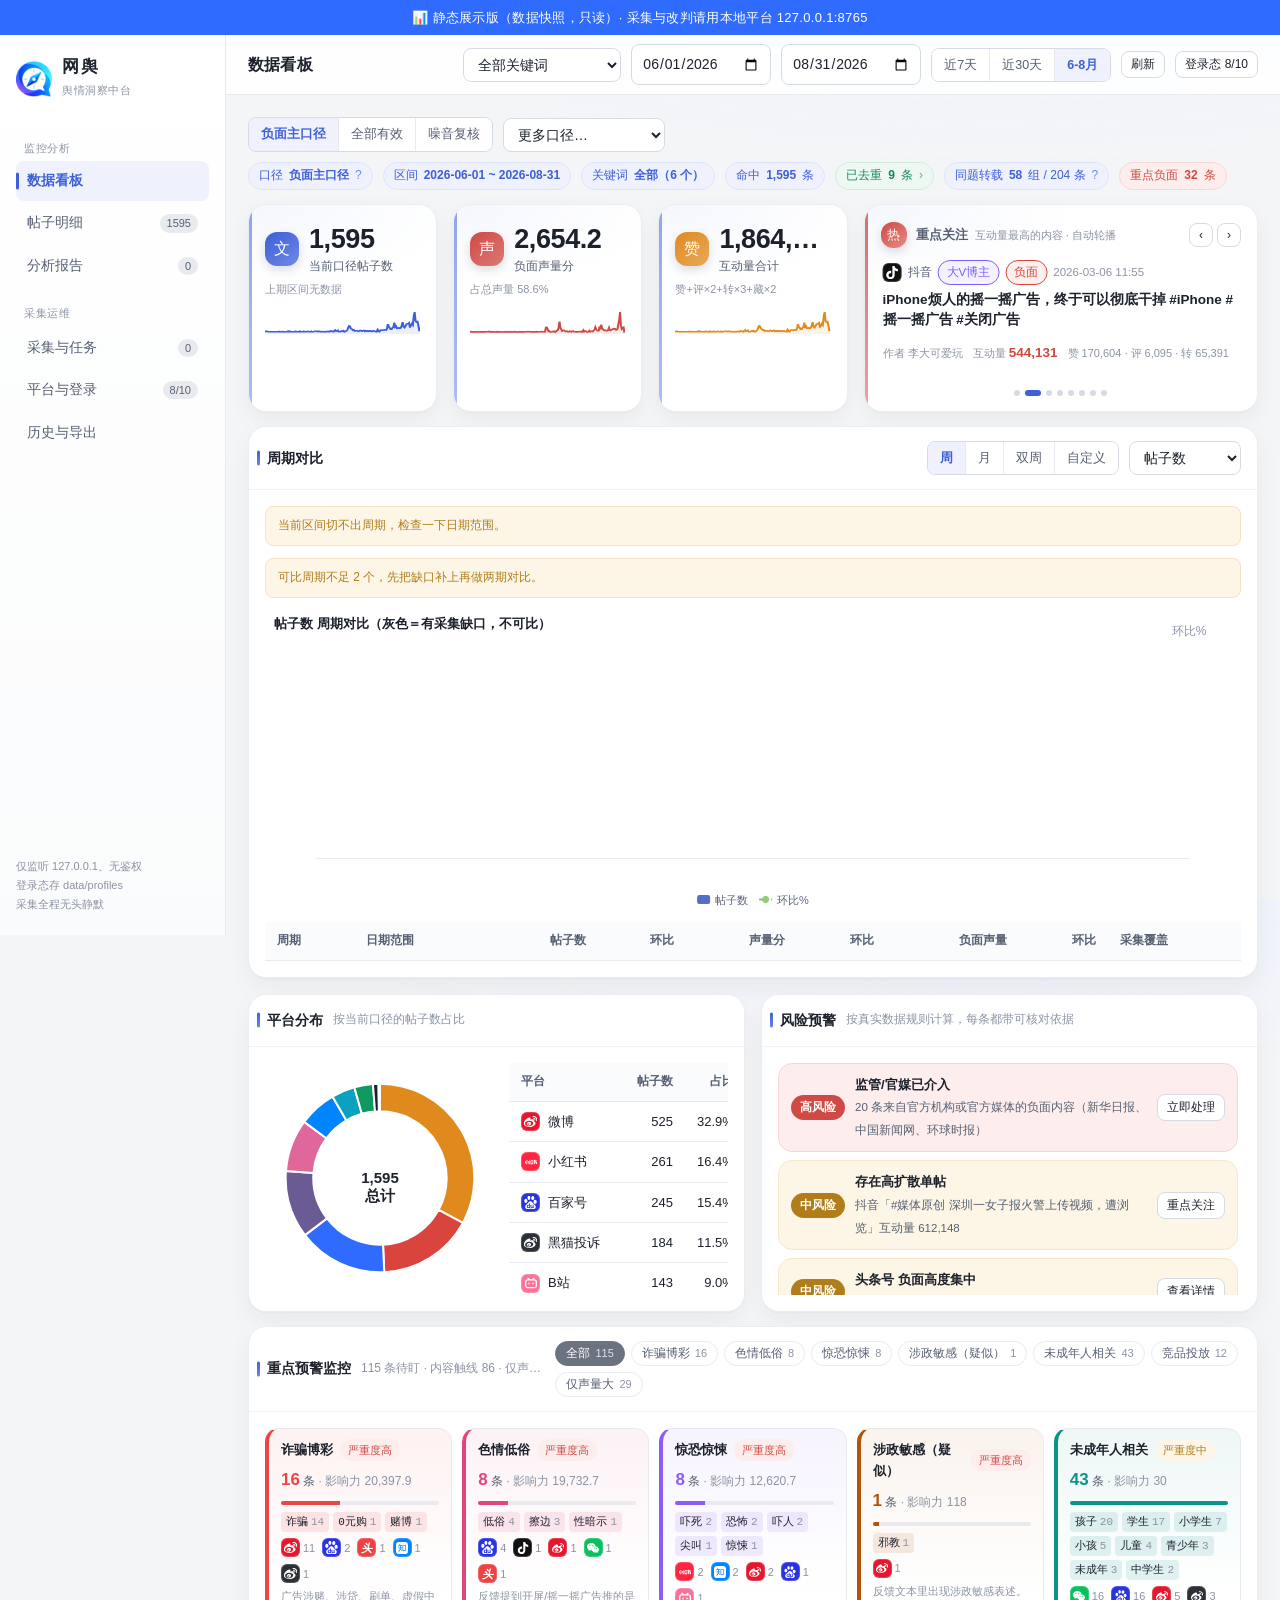
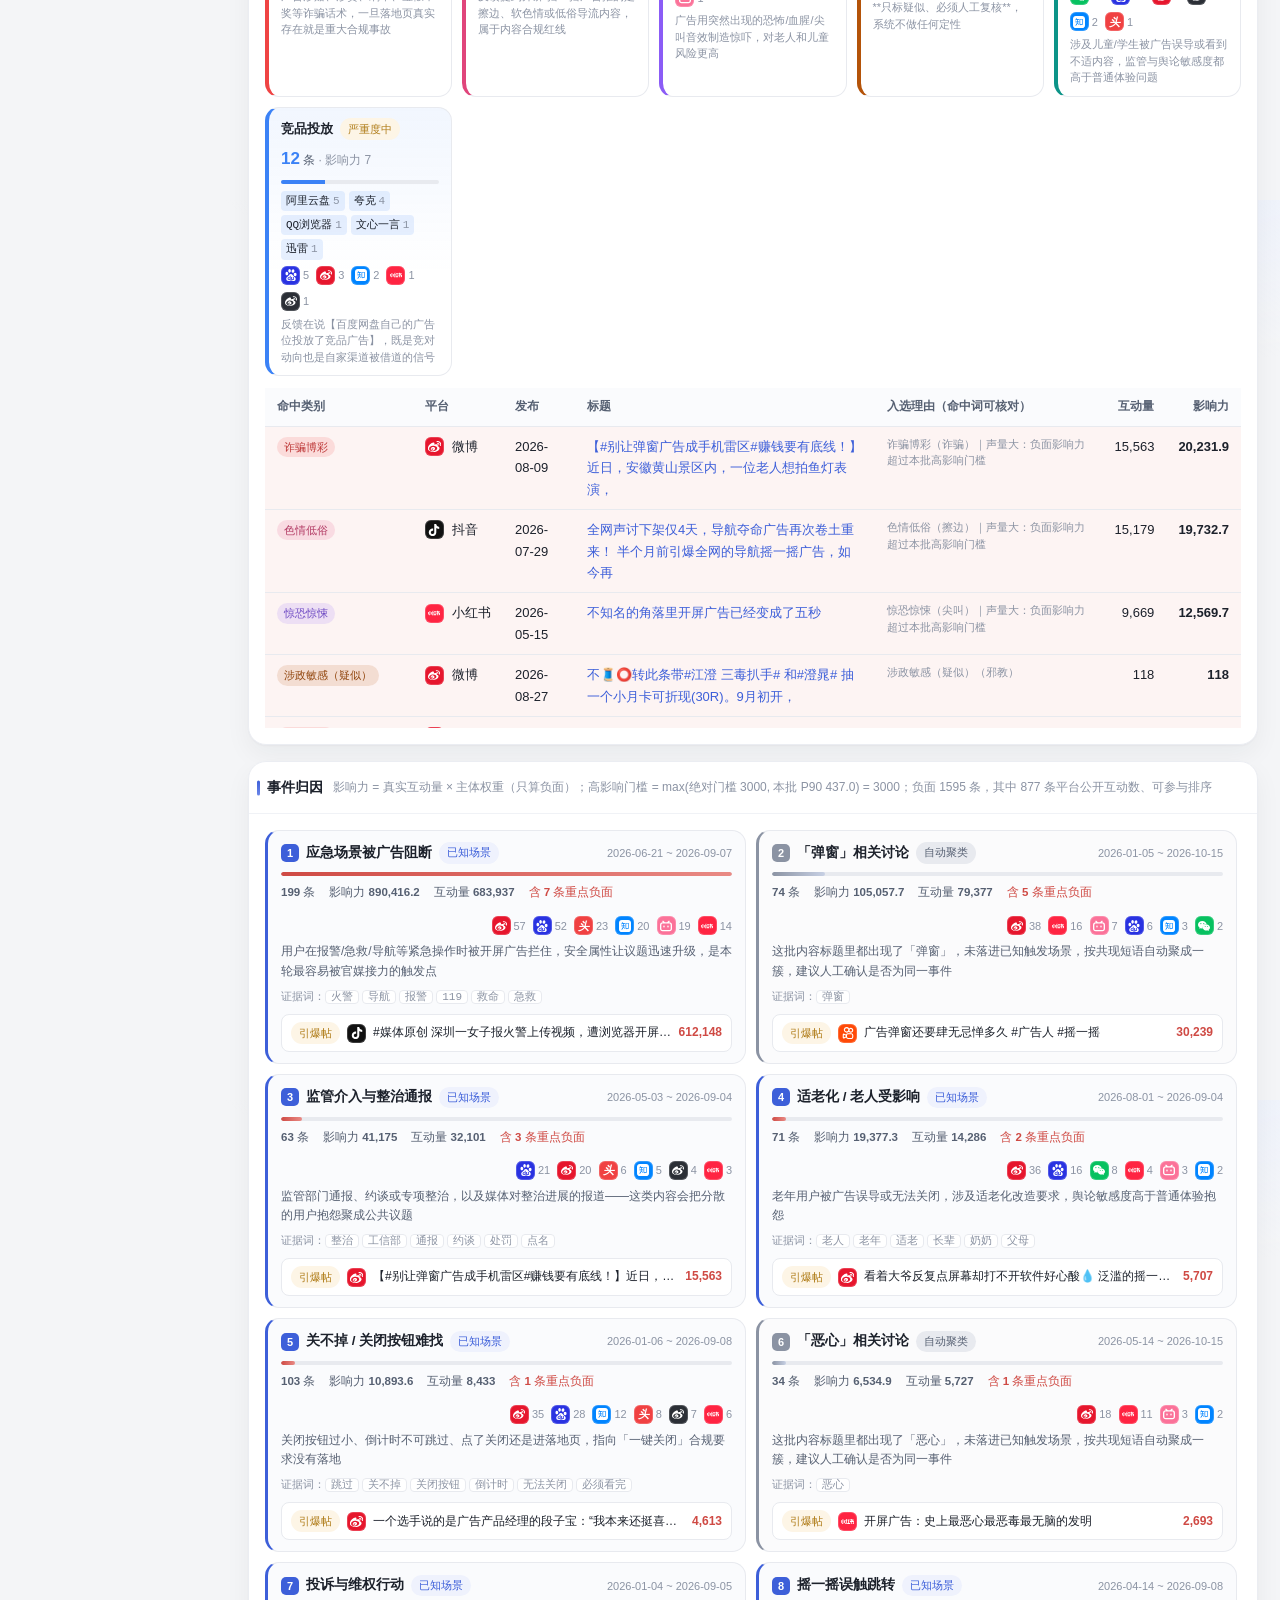
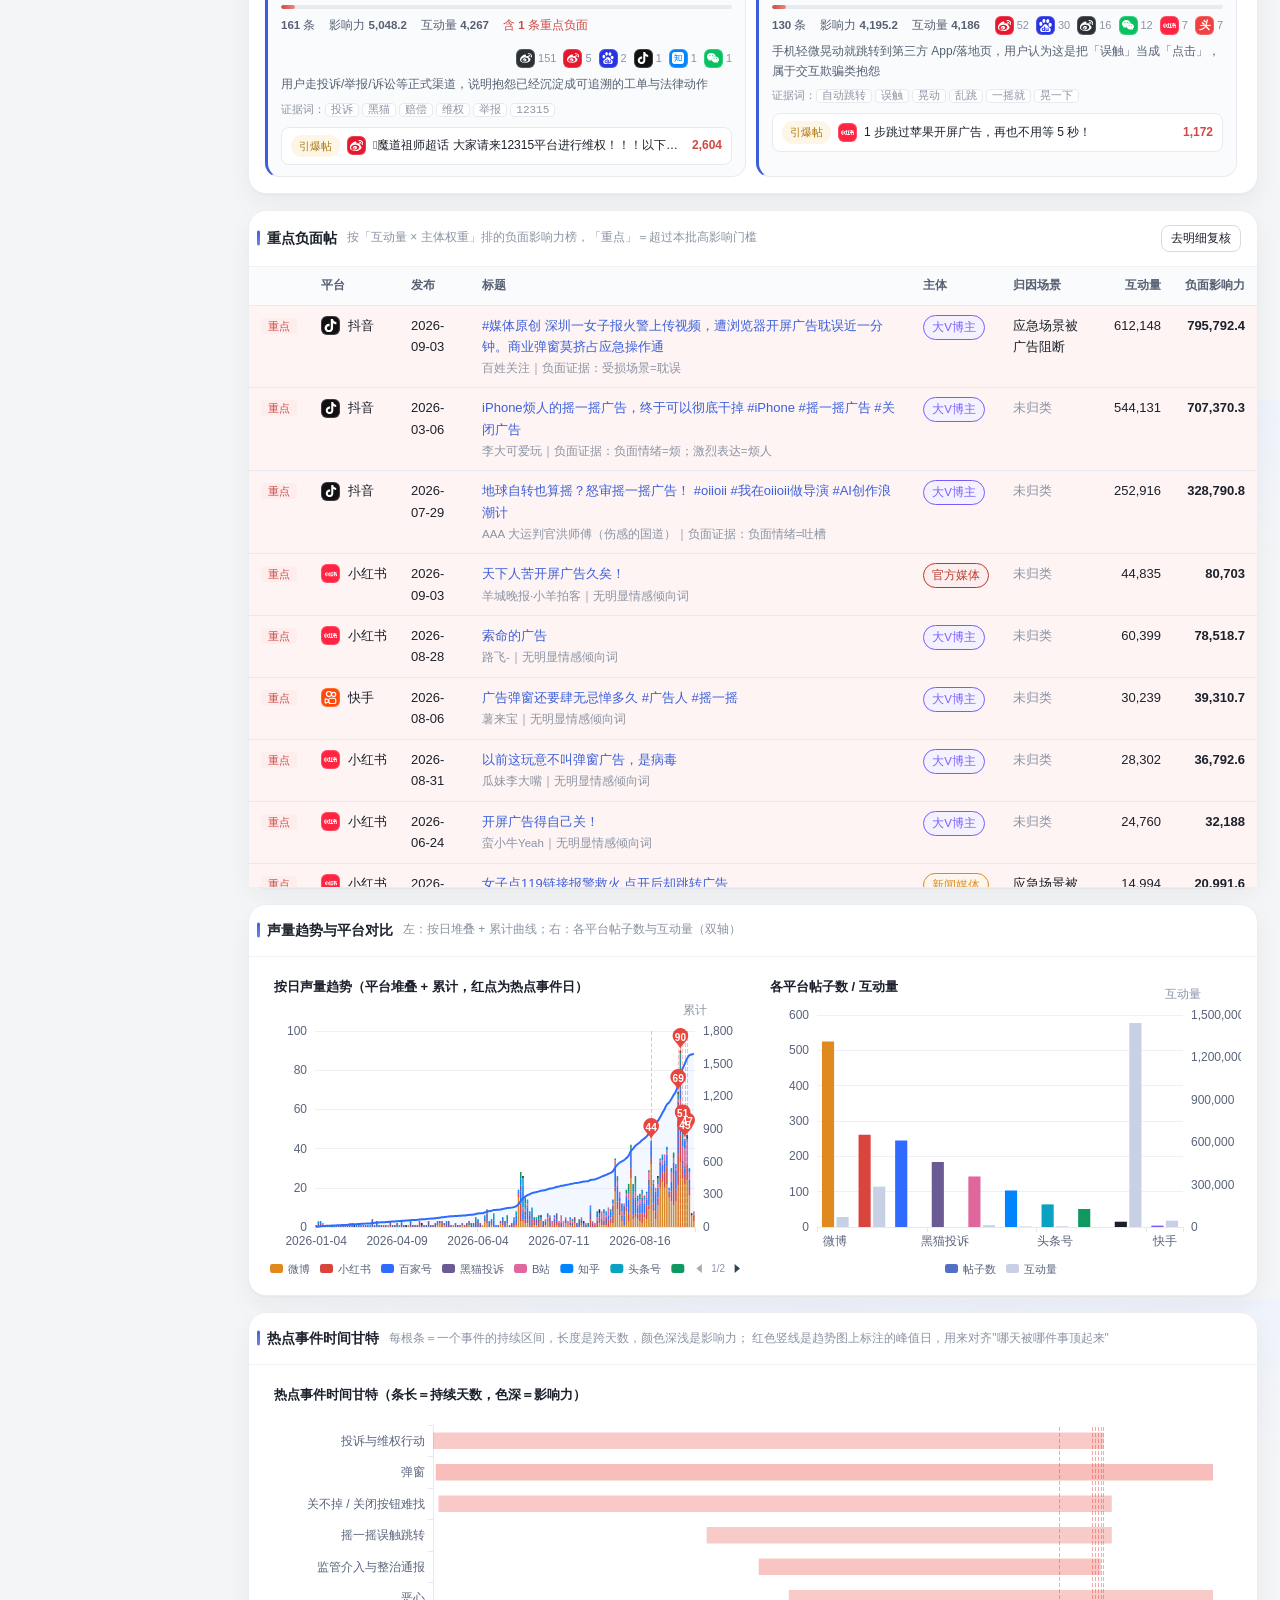
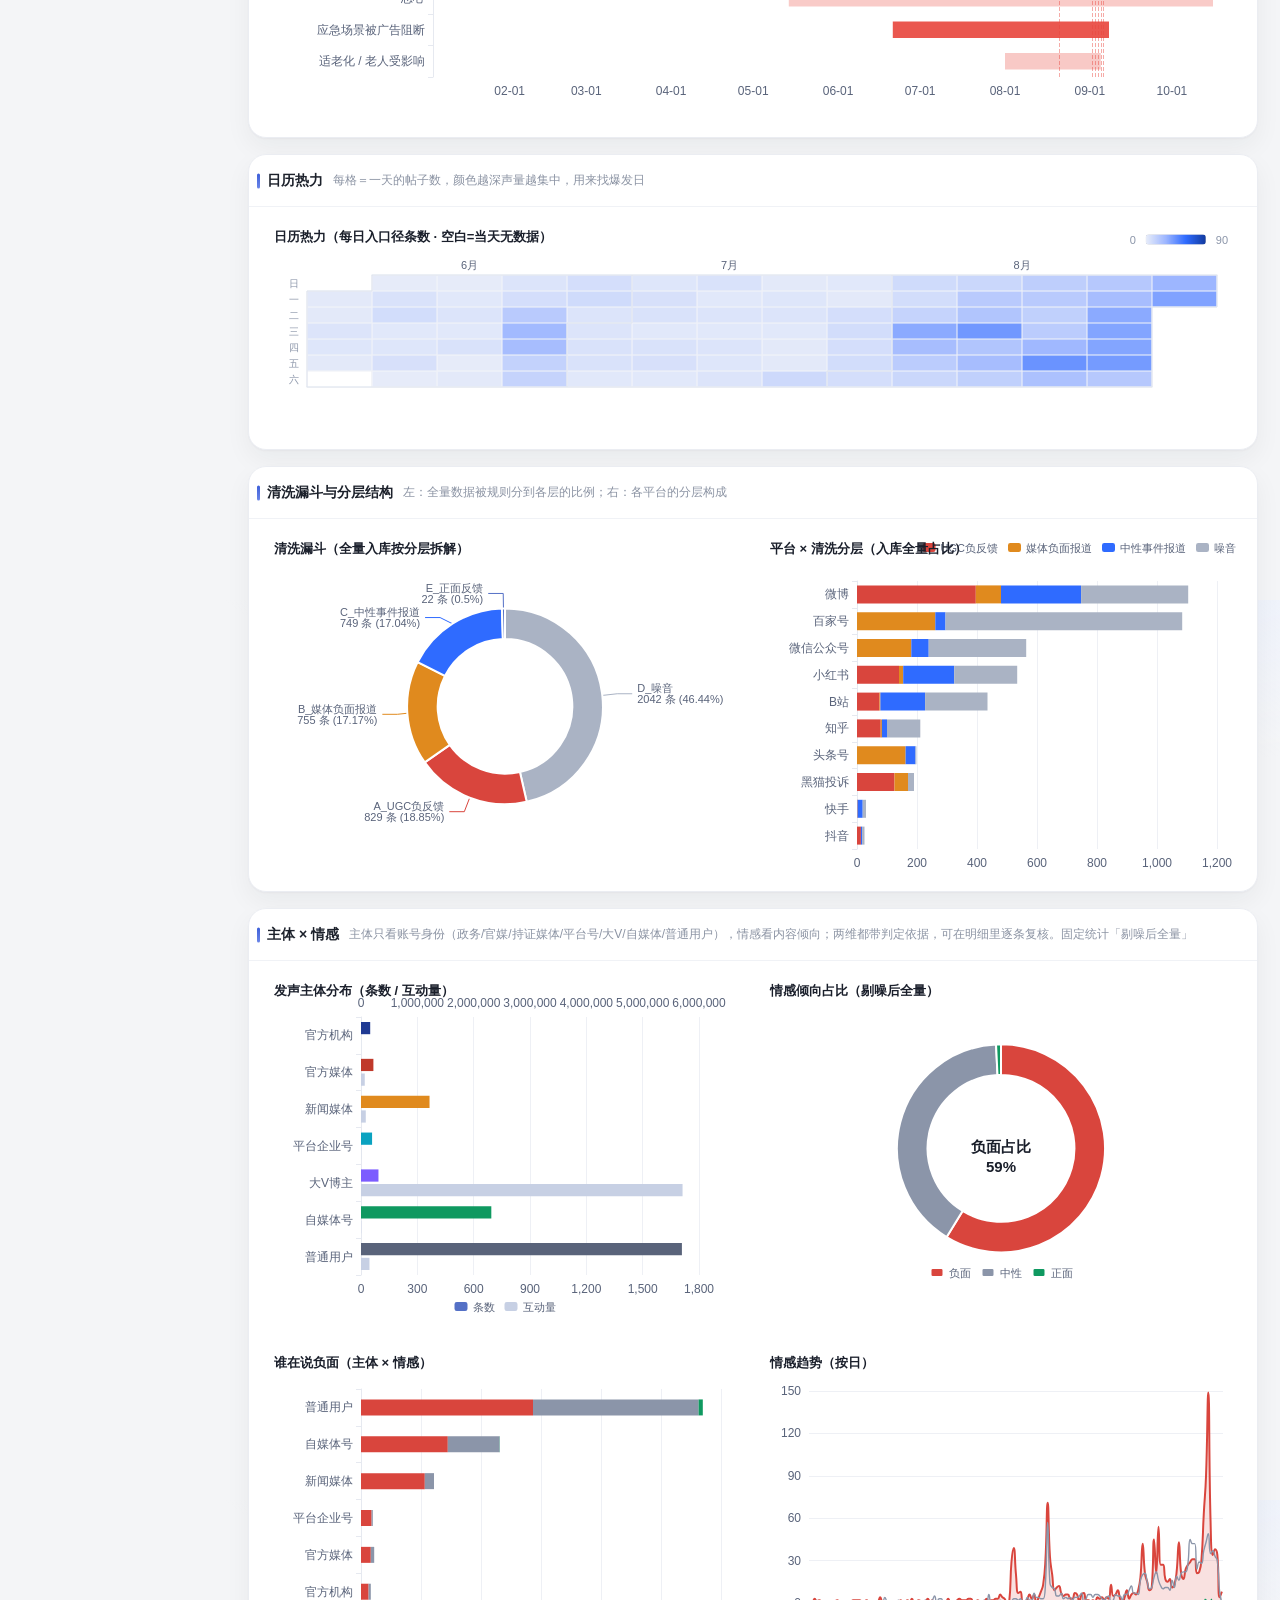
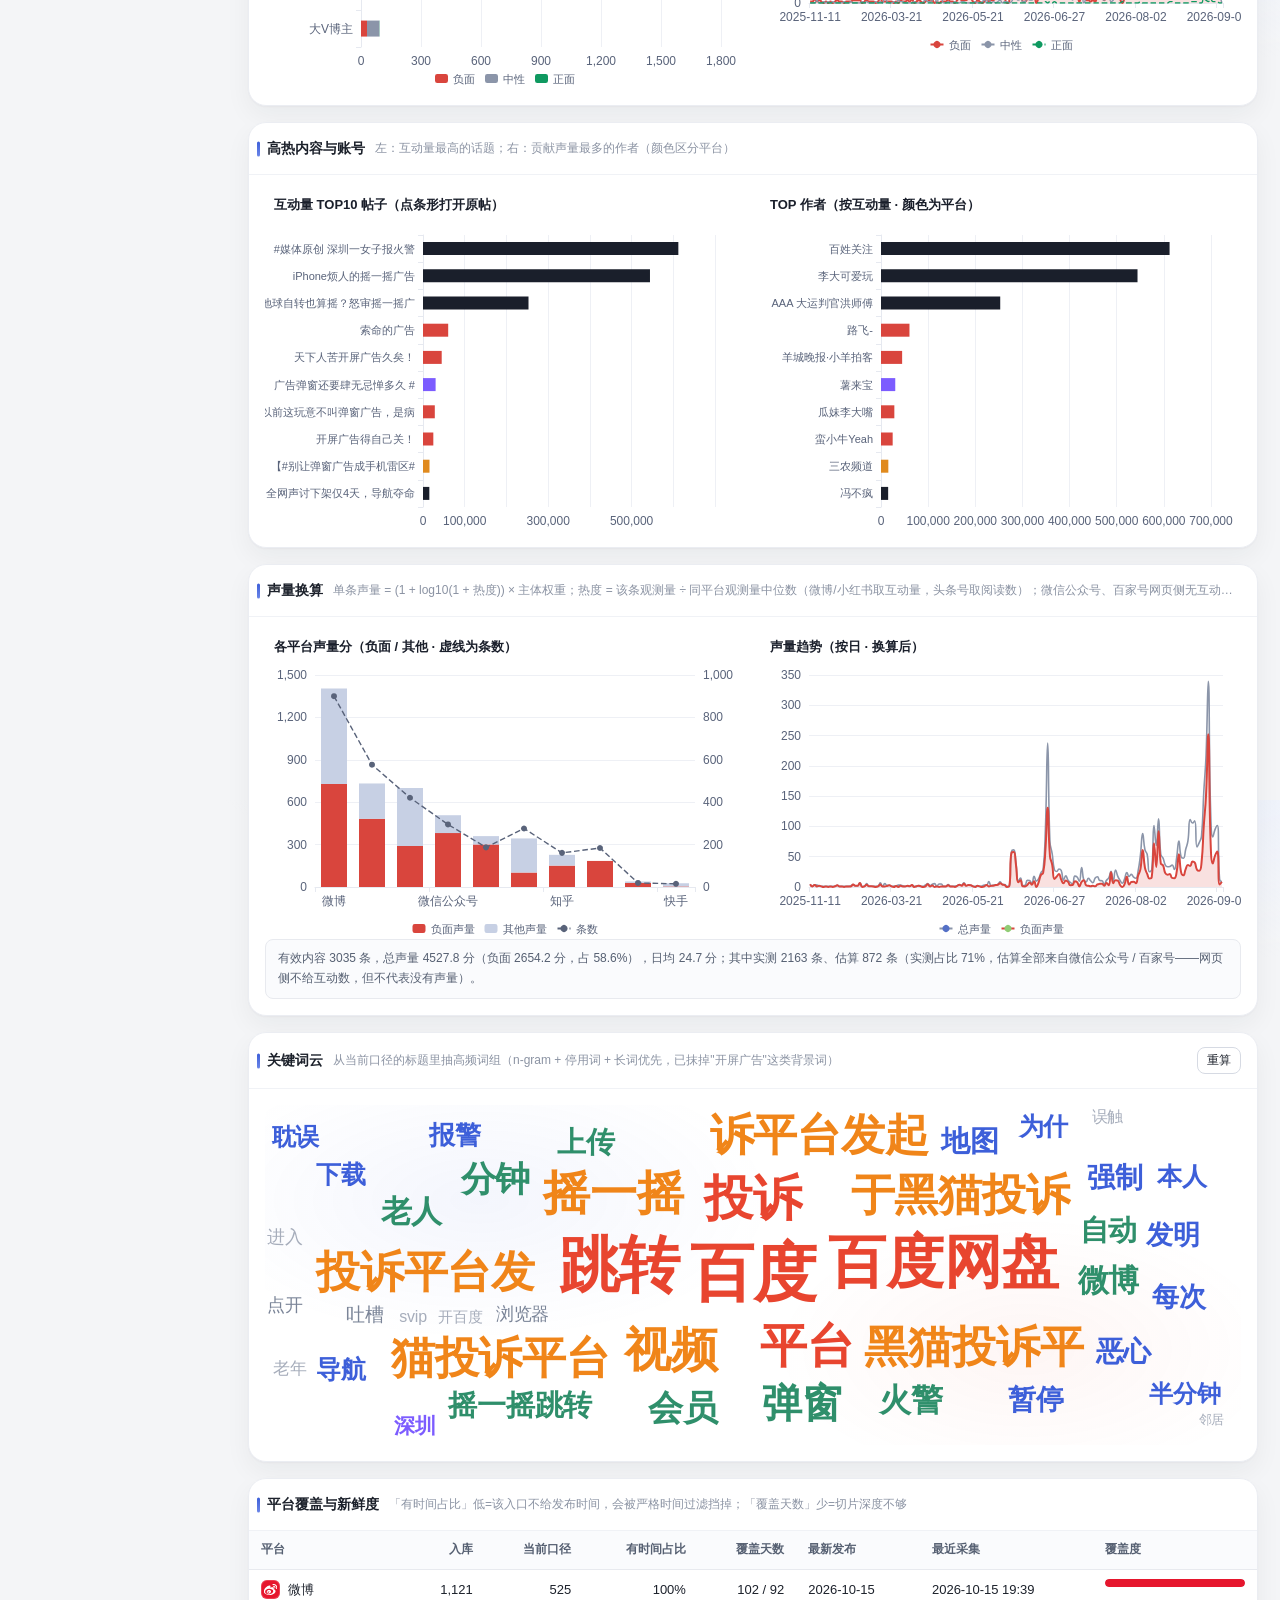
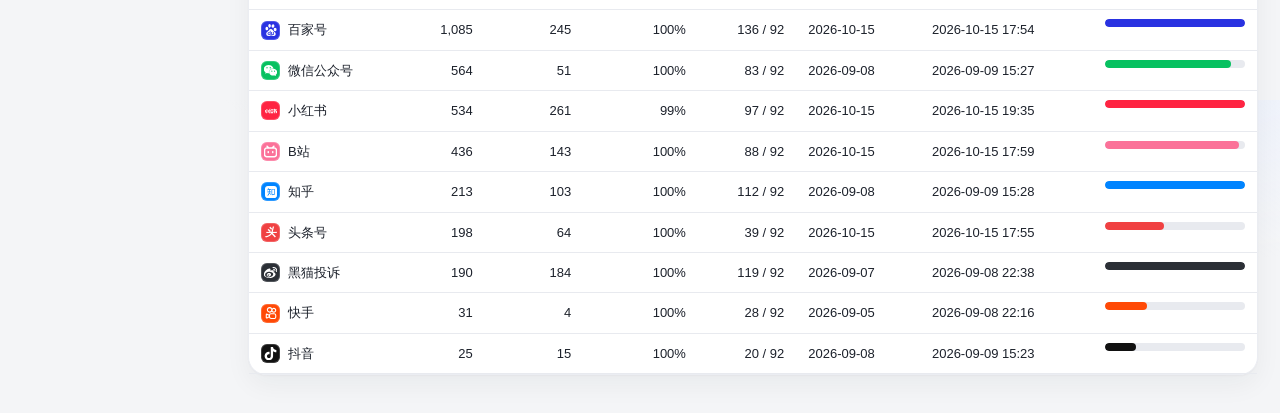
<file: docs/index.html>
<!DOCTYPE html>
<html lang="zh-CN">
<head>
<meta charset="utf-8">
<meta name="viewport" content="width=device-width, initial-scale=1">
<title>网舆 · 舆情洞察中台</title>
<link rel="icon" type="image/png" href="[data-uri]">
<link rel="stylesheet" href="styles.css">
</head>
<body>
<div id="nprog"></div>
<div class="shell">
  <aside class="side">
    <div class="brand">
      <!-- 品牌标识：用户提供的 wangyu_logo.svg（内部是 1254px PNG）裁出图标部分，
           缩到 96px 后 base64 内联——单文件打开/离线/导出 PDF 都不会掉图。
           原始高清件留在 web/logos/wangyu_logo.svg，整套组合图在 web/logos/brand_full.png -->
      <img class="mark" alt="网舆" src="[data-uri]">
      <div><b>网舆</b><span>舆情洞察中台</span></div>
    </div>
    <div class="navgroup">监控分析</div>
    <nav class="nav" id="nav">
      <a data-page="dash" class="on">数据看板</a>
      <a data-page="data">帖子明细<span class="pill" id="nav-data">0</span></a>
      <a data-page="report">分析报告<span class="pill" id="nav-report">0</span></a>
      <div class="navgroup">采集运维</div>
      <a data-page="crawl">采集与任务<span class="pill" id="nav-task">0</span></a>
      <a data-page="plat">平台与登录<span class="pill" id="nav-plat">0/10</span></a>
      <a data-page="export">历史与导出</a>
    </nav>
    <div class="foot">
      仅监听 127.0.0.1、无鉴权<br>
      登录态存 data/profiles<br>
      采集全程无头静默
    </div>
  </aside>

  <div class="main">
    <div class="topbar">
      <h1 id="ttl">数据看板</h1>
      <div class="right">
        <!-- 关键词筛选：看板/明细/报告都跟着它走，用来区分"这批数据是哪次抓的" -->
        <div class="field" style="min-width:158px">
          <select id="kwfilter" onchange="loadData()" title="按采集关键词筛选">
            <option value="">全部关键词</option>
          </select>
        </div>
        <div class="field" style="min-width:128px"><input id="since" type="date" value="2026-06-01" onchange="loadData()"></div>
        <div class="field" style="min-width:128px"><input id="until" type="date" value="2026-08-31" onchange="loadData()"></div>
        <div class="seg" id="quickdate">
          <button data-d="7">近7天</button><button data-d="30">近30天</button><button data-d="q3" class="on">6-8月</button>
        </div>
        <button class="btn ghost sm" onclick="loadAll()">刷新</button>
        <!-- 登录态收到右上角：平时只看一个徽标，点开才展开各平台 -->
        <div class="logindrop">
          <button class="btn ghost sm" id="loginbadge" onclick="toggleLogin()">登录态 0/10</button>
          <div class="dropbox" id="loginbox"></div>
        </div>
      </div>
    </div>

    <div class="view">
      <!-- 数据看板 -->
      <section class="page on" id="page-dash">
        <div class="row" style="margin-bottom:16px">
          <div class="seg" id="scopeseg">
            <button data-s="main" class="on">负面主口径</button>
            <button data-s="valid">全部有效</button>
            <button data-s="noise">噪音复核</button>
          </div>
          <select id="scopemore" onchange="pickScope(this.value)" style="width:auto;min-width:132px">
            <option value="">更多口径…</option>
            <option value="neg_plus">主口径 ＋ 中性事件</option>
            <option value="positive">仅正面反馈</option>
            <option value="all">全部（含噪音）</option>
          </select>
        </div>
        <div class="row" id="curfilter" style="margin:-6px 0 14px"></div>
        <div class="kpis" id="kpis" style="margin-bottom:14px"></div>
        <div class="card">
          <header><h2>周期对比</h2>
            <div class="right">
              <div class="seg" id="cmpgrain">
                <button data-g="week" class="on">周</button>
                <button data-g="month">月</button>
                <button data-g="14">双周</button>
                <button data-g="custom">自定义</button>
              </div>
              <input id="cmpdays" type="number" min="1" max="180" value="10"
                     style="width:76px;display:none" onchange="loadCompare()" title="自定义周期天数">
              <select id="cmpmetric" onchange="renderCompare()" style="width:auto;min-width:112px">
                <option value="posts">帖子数</option>
                <option value="sov">声量分</option>
                <option value="neg_sov">负面声量</option>
                <option value="engagement">互动量</option>
              </select>
            </div>
          </header>
          <div class="body">
            <div class="hint info" id="cmphint" style="margin-bottom:12px">—</div>
            <div class="cmppair" id="cmppair"></div>
            <div class="chart" id="c-cmp" style="height:300px"></div>
            <div class="tblwrap" style="max-height:300px;margin-top:12px"><table id="cmptbl">
              <thead><tr><th>周期</th><th>日期范围</th><th class="num">帖子数</th><th class="num">环比</th>
                <th class="num">声量分</th><th class="num">环比</th><th class="num">负面声量</th>
                <th class="num">环比</th><th>采集覆盖</th></tr></thead><tbody></tbody>
            </table></div>
          </div>
        </div>
        <div class="charts" style="margin-bottom:14px">
          <div class="card" style="margin:0"><header><h2>平台分布</h2>
            <span class="desc">按当前口径的帖子数占比</span></header>
            <div class="body" style="display:flex;gap:14px;align-items:center">
              <div class="chart" id="c-platdonut" style="width:230px;height:230px;flex:0 0 230px"></div>
              <div class="tblwrap" style="flex:1;max-height:230px"><table id="plattable">
                <thead><tr><th>平台</th><th class="num">帖子数</th><th class="num">占比</th>
                  <th class="num">负面声量</th></tr></thead><tbody></tbody></table></div>
            </div>
          </div>
          <div class="card" style="margin:0">
            <header><h2>风险预警</h2>
              <span class="desc">按真实数据规则计算，每条都带可核对依据</span>
            </header>
            <div class="body"><div class="risklist" id="risklist"></div></div>
          </div>
        </div>
        <div class="card">
          <header><h2>重点预警监控</h2>
            <span class="desc" id="alertnote">—</span>
            <div class="right">
              <span class="segbar" id="alertseg"></span>
            </div>
          </header>
          <div class="body">
            <div class="alertcats" id="alertcats"></div>
            <div class="tblwrap alertlist" id="alertlist" style="max-height:340px"></div>
          </div>
        </div>
        <div class="card">
          <header><h2>事件归因</h2>
            <span class="desc" id="eventnote">—</span>
          </header>
          <div class="body"><div class="evtlist grid2" id="events"></div></div>
        </div>
        <div class="card">
          <header><h2>重点负面帖</h2>
            <span class="desc">按「互动量 × 主体权重」排的负面影响力榜，「重点」＝超过本批高影响门槛</span>
            <div class="right"><button class="btn ghost sm"
              onclick="go('data');$('fsort').value='impact';renderTable()">去明细复核</button></div>
          </header>
          <div class="body tight"><div class="tblwrap hotneg" id="hotneg"></div></div>
        </div>
        <div class="card">
          <header><h2>声量趋势与平台对比</h2>
            <span class="desc">左：按日堆叠 + 累计曲线；右：各平台帖子数与互动量（双轴）</span></header>
          <div class="body">
          <div class="charts">
            <div><div class="chart" id="c-trend"></div></div>
            <div><div class="chart" id="c-plat"></div></div>
          </div>
        </div></div>
        <div class="card">
          <header><h2>热点事件时间甘特</h2>
            <span class="desc">每根条＝一个事件的持续区间，长度是跨天数，颜色深浅是影响力；
              红色竖线是趋势图上标注的峰值日，用来对齐"哪天被哪件事顶起来"</span></header>
          <div class="body">
          <div class="chart wide" id="c-gantt" style="height:340px"></div>
        </div></div>
        <div class="card">
          <header><h2>日历热力</h2>
            <span class="desc">每格＝一天的帖子数，颜色越深声量越集中，用来找爆发日</span></header>
          <div class="body">
          <div class="chart wide" id="c-cal"></div>
        </div></div>
        <div class="card">
          <header><h2>清洗漏斗与分层结构</h2>
            <span class="desc">左：全量数据被规则分到各层的比例；右：各平台的分层构成</span></header>
          <div class="body">
          <div class="charts">
            <div><div class="chart" id="c-funnel"></div></div>
            <div><div class="chart" id="c-layer"></div></div>
          </div>
        </div></div>
        <div class="card">
          <header><h2>主体 × 情感</h2>
            <span class="desc">主体只看账号身份（政务/官媒/持证媒体/平台号/大V/自媒体/普通用户），情感看内容倾向；两维都带判定依据，可在明细里逐条复核。固定统计「剔噪后全量」</span>
          </header>
          <div class="body">
            <div class="charts">
              <div><div class="chart" id="c-actor"></div></div>
              <div><div class="chart" id="c-sent"></div></div>
            </div>
          </div>
          <div class="body">
            <div class="charts">
              <div><div class="chart" id="c-cross"></div></div>
              <div><div class="chart" id="c-senttrend"></div></div>
            </div>
          </div>
        </div>
        <div class="card">
          <header><h2>高热内容与账号</h2>
            <span class="desc">左：互动量最高的话题；右：贡献声量最多的作者（颜色区分平台）</span></header>
          <div class="body">
          <div class="charts">
            <div><div class="chart" id="c-top"></div></div>
            <div><div class="chart" id="c-author"></div></div>
          </div>
        </div></div>
        <div class="card">
          <header><h2>声量换算</h2>
            <span class="desc" id="sovnote">—</span>
          </header>
          <div class="body">
            <div class="charts">
              <div><div class="chart" id="c-sov"></div></div>
              <div><div class="chart" id="c-sovtrend"></div></div>
            </div>
            <div class="hint info" id="sovconf">—</div>
          </div>
        </div>
        <div class="card">
          <header><h2>关键词云</h2>
            <span class="desc">从当前口径的标题里抽高频词组（n-gram + 停用词 + 长词优先，已抹掉"开屏广告"这类背景词）</span>
            <div class="right"><button class="btn ghost sm" onclick="loadCloud()">重算</button></div>
          </header>
          <div class="body"><div class="chart" id="c-cloud" style="height:340px"></div></div>
        </div>
        <div class="card">
          <header><h2>平台覆盖与新鲜度</h2>
            <span class="desc">「有时间占比」低=该入口不给发布时间，会被严格时间过滤挡掉；「覆盖天数」少=切片深度不够</span>
          </header>
          <div class="body tight"><div class="tblwrap" style="max-height:none"><table id="cov">
            <thead><tr><th>平台</th><th class="num">入库</th><th class="num">当前口径</th>
              <th class="num">有时间占比</th><th class="num">覆盖天数</th><th>最新发布</th><th>最近采集</th><th>覆盖度</th></tr></thead>
            <tbody></tbody>
          </table></div></div>
        </div>
      </section>

      <!-- 平台与登录 -->
      <section class="page" id="page-plat">
        <div class="card">
          <header>
            <h2>平台与登录态</h2>
            <span class="desc">扫码只弹一次；鼠标停在卡片上看该平台的采集口径与校验结论</span>
            <div class="right">
              <button class="btn ghost sm" onclick="checkAll()">全部体检</button>
              <button class="btn ghost sm" onclick="loadPlats()">刷新状态</button>
            </div>
          </header>
          <div class="body"><div class="plats" id="plats"></div></div>
        </div>
      </section>

      <!-- 采集与任务（原「发起采集」+「任务中心」合并） -->
      <section class="page" id="page-crawl">
        <div class="card">
          <header><h2>采集参数</h2><span class="desc">关键词逗号分隔；时间范围按帖子发布时间过滤，可独立于右上角区间设置</span></header>
          <div class="body">
            <div class="grid-form" style="margin-bottom:14px">
              <div class="field" style="grid-column:span 2">
                <label>关键词</label>
                <input id="kw" value="百度网盘广告,百度网盘开屏广告,百度网盘自动跳转">
              </div>
              <div class="field"><label>关键词预设</label>
                <select id="kwpreset" onchange="applyPreset()">
                  <option value="">选择预设…</option>
                  <option value="百度网盘广告,百度网盘开屏广告,百度网盘自动跳转">网盘负反馈（默认 3 词）</option>
                  <option value="百度网盘广告,百度网盘开屏广告,百度网盘自动跳转,百度网盘弹窗广告,百度网盘摇一摇">网盘负反馈全量（5 词）</option>
                  <option value="开屏广告,摇一摇广告">通用：开屏 + 摇一摇</option>
                  <option value="开屏广告,摇一摇广告,开屏跳转,弹窗广告">通用：开屏负反馈全量（4 词）</option>
                </select>
              </div>
              <div class="field"><label>每平台每词上限</label><input id="limit" type="number" value="50"></div>
            </div>
            <div class="grid-form" style="margin-bottom:14px">
              <div class="field"><label>采集起始日（发布时间）</label><input id="csince" type="date"></div>
              <div class="field"><label>采集截止日（发布时间）</label><input id="cuntil" type="date"></div>
              <div class="field"><label>快捷范围</label>
                <div class="seg fill" id="cquick">
                  <button data-d="7">近7天</button><button data-d="30">近30天</button>
                  <button data-d="90">近90天</button><button data-d="sync" class="on">同步顶部</button>
                </div>
              </div>
              <div class="field"><label>增量采集</label>
                <label class="chk" style="margin-top:2px" title="按「渠道 × 关键词 × 天」查采集流水，整段抓过的渠道直接跳过，只补没抓过的日期段">
                  <input type="checkbox" id="gaponly" onchange="previewGap()">
                  只补缺口（已抓过的渠道不再抓）
                </label>
              </div>
              <div class="field"><label>相关性闸门</label>
                <label class="chk" style="margin-top:2px">
                  <input type="checkbox" id="strict" checked>
                  标题或正文必须提到关键词
                </label>
              </div>
              <div class="field"><label>评论采集</label>
                <label class="chk" style="margin-top:2px" title="逐条打开帖子详情页抓评论（评论者+日期+内容）。较慢，且部分平台风控紧，默认关闭">
                  <input type="checkbox" id="withcomments" onchange="$('climitwrap').style.display=this.checked?'':'none'">
                  同时采集评论（评论者 / 日期 / 内容）
                </label>
                <span id="climitwrap" style="display:none;margin-top:4px">
                  <label style="font-size:12px;color:var(--txt-3)">每帖最多
                    <input id="climit" type="number" value="30" min="5" max="200"
                      style="width:56px;padding:2px 4px"> 条</label>
                </span>
              </div>
            </div>
            <div class="field" style="margin-bottom:10px">
              <label>采集平台 <a onclick="pickAll(1)">全选</a> · <a onclick="pickAll(0)">全不选</a> · <a onclick="pickReady()">只选可用</a></label>
              <div class="chk-grid" id="pchk"></div>
            </div>
            <div class="gapbox" id="gapbox"></div>
            <div class="hint info" id="crawltip">需扫码的平台会直接跳过，日志里会写原因；同一平台的浏览器目录不能并发，任务会自动串行。</div>
            <div class="row" style="margin-top:16px">
              <button class="btn" id="btn-crawl" onclick="crawl()">开始采集</button>
              <button class="btn ghost" onclick="crawlAll()">全量采集（所有可用平台 × 库内全部关键词）</button>
              <span class="muted" style="font-size:12px" id="crawlsum">—</span>
            </div>
          </div>
        </div>
        <div class="card">
          <header><h2>任务列表</h2><span class="desc">点任务看日志；登录任务每 15 秒吐一次心跳</span>
            <div class="right"><button class="btn ghost sm" onclick="loadTasks()">刷新</button></div>
          </header>
          <div class="body"><div class="tasklist" id="tasks"><div class="empty">还没有任务</div></div></div>
        </div>
        <div class="card">
          <header><h2>任务日志</h2><span class="desc" id="logttl">—</span>
            <div class="right">
              <div class="tctl" id="tctl"></div>
              <label class="chk" style="border:0;background:none;padding:0">
                <input type="checkbox" id="autoscroll" checked> 自动滚到底
              </label>
            </div>
          </header>
          <div class="body">
            <div class="pgbox" id="progress"></div>
            <pre class="log" id="log">选中上面的任务查看日志。日志区可上下滑动，保留本次运行的全部记录。</pre>
          </div>
        </div>
      </section>

      <!-- 帖子明细 -->
      <section class="page" id="page-data">
        <div class="card">
          <header><h2>帖子明细</h2><span class="desc" id="tblinfo">—</span>
            <div class="right"><button class="btn ghost" onclick="exportData(0)">导出当前筛选</button></div>
          </header>
          <div class="body">
            <div class="grid-form">
              <div class="field"><label>搜索标题 / 作者 / 正文</label><input id="q" placeholder="输入关键字回车" onkeydown="if(event.key==='Enter')loadData()"></div>
              <div class="field"><label>平台</label><select id="fplat" onchange="renderTable()"><option value="">全部</option></select></div>
              <div class="field"><label>分层</label><select id="flayer" onchange="renderTable()"><option value="">全部</option></select></div>
              <div class="field"><label>主体类型</label><select id="factor" onchange="renderTable()"><option value="">全部</option></select></div>
              <div class="field"><label>情感</label><select id="fsent" onchange="renderTable()"><option value="">全部</option></select></div>
              <div class="field"><label>内容类型</label><select id="ftopic" onchange="renderTable()"><option value="">全部</option></select></div>
              <div class="field"><label>排序</label><select id="fsort" onchange="renderTable()">
                <option value="eng">互动量降序</option><option value="impact">负面影响力降序</option>
                <option value="new">时间最新</option><option value="old">时间最早</option>
              </select></div>
              <div class="field"><label>每页</label><select id="psize" onchange="PAGE=1;renderTable()">
                <option>25</option><option selected>50</option><option>100</option><option>200</option>
              </select></div>
            </div>
          </div>
          <div class="body tight"><div class="tblwrap"><table id="tbl">
            <thead><tr>
              <th>平台</th><th>发布时间</th><th>作者</th><th>主体</th><th>情感</th>
              <th title="先判「这条在说什么事」再判正负：广告反馈/明星应援/营销活动/产品其他问题">内容类型</th>
              <th>标题</th><th>分层</th>
              <th class="num">赞</th><th class="num">评</th><th class="num">转</th><th class="num">藏</th>
              <th class="num">阅读</th><th class="num">互动量</th>
              <th class="num" title="负面影响力＝互动量 × 主体权重，只算负面">负面影响力</th>
              <th>搜索词</th><th>人工复核</th>
            </tr></thead><tbody></tbody>
          </table></div></div>
          <div class="pager">
            <button class="btn ghost sm" id="prev" onclick="turnPage(-1)">上一页</button>
            <button class="btn ghost sm" id="next" onclick="turnPage(1)">下一页</button>
            <span class="muted" style="font-size:12px" id="pageinfo">第 1 / 1 页</span>
            <span class="sp muted" style="font-size:12px">赞/评/转为 0：微信公众号、百家号网页侧不公开互动数；头条号是网页镜像口径</span>
          </div>
        </div>
      </section>

      <!-- 分析报告（接入大模型） -->
      <section class="page" id="page-report">
        <div class="card">
          <header><h2>接入模型</h2>
            <span class="desc">OpenAI 兼容协议：填 base_url + api_key + 模型名即可，配置存 data/llm.json，重启还在</span>
          </header>
          <div class="body">
            <div class="field" style="margin-bottom:12px">
              <label>常见服务预设（点一下自动填 base_url 与模型名，key 需自己申请）</label>
              <div class="presets" id="presets"></div>
            </div>
            <div class="grid-form" style="margin-bottom:12px">
              <div class="field"><label>名称</label><input id="m-name" placeholder="例如 硅基流动"></div>
              <div class="field" style="grid-column:span 2"><label>base_url</label>
                <input id="m-url" placeholder="https://api.siliconflow.cn/v1"></div>
              <div class="field"><label>模型名</label><input id="m-model" placeholder="deepseek-ai/DeepSeek-V3"></div>
              <div class="field" style="grid-column:span 2"><label>api_key（留空＝沿用已保存的）</label>
                <input id="m-key" type="password" placeholder="sk-..."></div>
            </div>
            <input type="hidden" id="m-id">
            <div class="row" style="margin-bottom:8px">
              <label class="chk"><input type="checkbox" id="m-insecure"> 跳过证书校验（仅内网网关用；公网服务别关）</label>
            </div>
            <div class="row">
              <button class="btn" onclick="saveModel()">保存模型</button>
              <button class="btn ghost" onclick="clearModelForm()">清空表单</button>
              <span class="muted" style="font-size:12px">key 明文保存在本机 data/llm.json，别提交到仓库</span>
            </div>
            <div class="mdls" id="mdls" style="margin-top:14px"></div>
          </div>
        </div>
        <div class="card">
          <header><h2>生成分析报告</h2>
            <span class="desc">把当前口径的统计 + 互动量 TOP60 样本喂给模型，产出议题聚类、传播结构、风险评级与建议</span>
            <div class="right">
              <button class="btn" onclick="makeReport()">生成报告</button>
              <button class="btn ghost sm" onclick="loadReports()">刷新列表</button>
            </div>
          </header>
          <div class="body">
            <div class="grid-form">
              <div class="field" style="grid-column:span 2"><label>补充要求（可选）</label>
                <input id="r-note" placeholder="例如：重点分析百度系产品，输出给管理层看的版本"></div>
              <div class="field"><label>使用模型</label><select id="r-model"></select></div>
              <div class="field"><label>输出格式</label>
                <select id="r-fmt">
                  <option value="md">结构化 Markdown（默认，可再导出 HTML/PDF）</option>
                  <option value="html">富样式 HTML 网页（模型直接排版）</option>
                </select>
              </div>
            </div>
            <div class="hint info" style="margin-top:12px" id="r-tip">
              报告用的口径与日期＝右上角选择 + 看板当前口径；生成通常需要 30~120 秒，进度在「采集与任务」里看。
            </div>
          </div>
        </div>
        <div class="card">
          <header><h2>报告列表</h2><span class="desc" id="r-cur">—</span>
            <div class="right" id="r-acts" style="display:none">
              <button class="btn ghost sm" onclick="exportReport(CUR_REPORT,'html')">导出 HTML</button>
              <button class="btn ghost sm" onclick="exportReport(CUR_REPORT,'pdf')">导出 PDF</button>
              <button class="btn ghost sm" onclick="exportReport(CUR_REPORT,'txt')">导出 TXT</button>
              <a class="btn ghost sm" id="r-dl" href="#">下载 Markdown</a>
            </div>
          </header>
          <div class="body tight">
            <!-- 不限高：点「查看」会在被点的那一行下面就地展开渲染好的 HTML 报告 -->
            <div class="tblwrap" style="max-height:none"><table id="reports">
              <thead><tr><th>文件名</th><th>大小</th><th>生成时间</th><th></th></tr></thead><tbody></tbody>
            </table></div>
          </div>
        </div>
      </section>

      <!-- 历史与导出：主角是「采集历史」，点任意一条直接把看板切到那一批数据 -->
      <section class="page" id="page-export">
        <div class="card hero">
          <header><h2>采集历史</h2>
            <span class="desc">按「一次采集计划」展示：时间、关键词、平台、入库量；点整条即可把看板切到这批数据</span>
            <div class="right">
              <button class="btn ghost sm" onclick="loadRuns()">刷新</button>
              <button class="btn ghost sm" onclick="exportRuns()">导出当前区间数据</button>
            </div>
          </header>
          <div class="body">
            <div class="kpis mini" id="runstat"></div>
            <div class="row" style="margin:14px 0 4px">
              <div class="field" style="flex:1;min-width:200px">
                <input id="runq" placeholder="搜关键词 / 平台 / 时间窗，回车过滤"
                       onkeydown="if(event.key==='Enter')renderRuns()">
              </div>
              <div class="seg" id="runfilter">
                <button data-f="" class="on">全部</button>
                <button data-f="ok">有入库</button>
                <button data-f="fail">失败/为空</button>
              </div>
              <span class="muted" style="font-size:12px" id="runinfo">—</span>
            </div>
            <div class="runlist" id="runs"><div class="empty">还没有采集记录</div></div>
          </div>
        </div>

        <details class="card fold" ontoggle="if(this.open)loadDups()">
          <summary><b>重复内容</b><span class="desc">跨关键词/跨平台判为同一条的记录，只标记不删除，可逐条核对</span></summary>
          <div class="body">
            <div class="hint info" id="dupnote" style="margin-bottom:12px">—</div>
            <div class="row" style="margin-bottom:12px">
              <button class="btn sm" onclick="redoDedupe()">按当前口径重新判重</button>
              <button class="btn ghost sm" onclick="loadDups()">刷新</button>
              <span class="muted" style="font-size:12px">口径在「参数配置 › 去重」里调，改完会自动重算</span>
            </div>
            <div class="tblwrap" style="max-height:360px"><table id="dups">
              <thead><tr><th>被判重的条目</th><th>平台</th><th>搜索词</th>
                <th>保留的原始条目</th><th>原始平台</th><th class="num">互动量</th></tr></thead><tbody></tbody>
            </table></div>
          </div>
        </details>

        <details class="card fold" ontoggle="if(this.open)loadDeleted()">
          <summary><b>回收站</b><span class="desc">人工删掉的内容都在这儿，可以逐条恢复；软删除不会被重新采集覆盖</span></summary>
          <div class="body tight">
            <div class="tblwrap" style="max-height:360px"><table id="trash">
              <thead><tr><th>平台</th><th>发布</th><th>标题</th><th>作者</th>
                <th class="num">互动量</th><th>搜索词</th><th></th></tr></thead><tbody></tbody>
            </table></div>
          </div>
        </details>

        <details class="card fold">
          <summary><b>导出文件</b><span class="desc">按当前口径与日期区间导出，落 data/exports</span></summary>
          <div class="body">
            <div class="row" style="margin-bottom:12px">
              <button class="btn ghost sm" onclick="exportData(0)">导出 Excel</button>
              <button class="btn ghost sm" onclick="exportData(1)">Excel + JSONL</button>
              <button class="btn ghost sm" onclick="loadFiles()">刷新列表</button>
            </div>
            <div class="tblwrap" style="max-height:340px"><table id="files">
              <thead><tr><th>文件名</th><th>大小</th><th>生成时间</th><th></th></tr></thead><tbody></tbody>
            </table></div>
          </div>
        </details>

        <details class="card fold">
          <summary><b>清洗分层</b><span class="desc">规则复用 kaiping_sentiment/clean.py 的词表，叠加主体 × 情感两维</span></summary>
          <div class="body">
            <div class="row" style="margin-bottom:12px">
              <button class="btn ghost sm" onclick="reclean()">重新分层全部数据</button>
            </div>
            <div id="layerstat" class="row"></div>
          </div>
        </details>

        <details class="card fold">
          <summary><b>参数配置</b><span class="desc">口径参数存 data/settings.json，改完立刻生效</span></summary>
          <div class="body">
            <div class="row" style="margin-bottom:14px">
              <button class="btn sm" onclick="saveSettings()">保存配置</button>
              <button class="btn ghost sm" onclick="resetSettings()">恢复默认</button>
            </div>
            <div class="field" style="margin-bottom:6px"><label>主体权重（声量换算里补跨渠道转载放大，普通用户＝1.0 为基准）</label></div>
            <div class="grid-form" id="set-actor_weight" style="margin-bottom:14px"></div>
            <div class="field" style="margin-bottom:6px"><label>大V判定阈值（任一项达标即算大V）</label></div>
            <div class="grid-form" id="set-bigv" style="margin-bottom:14px"></div>
            <div class="field" style="margin-bottom:6px"><label>采集默认值</label></div>
            <div class="grid-form" id="set-crawl" style="margin-bottom:14px"></div>
            <div class="field" style="margin-bottom:6px"><label>报告参数（推理模型要把 max_tokens 调大，否则只返回思考、正文为空）</label></div>
            <div class="grid-form" id="set-report" style="margin-bottom:14px"></div>
            <div class="field" style="margin-bottom:6px"><label>词云参数</label></div>
            <div class="grid-form" id="set-wordcloud" style="margin-bottom:14px"></div>
            <div class="field" style="margin-bottom:6px"><label>去重口径（改完自动重算全库判重；正文字数填 0＝不看正文，关掉「作者参与指纹」＝同题不同号的转载也算重复）</label></div>
            <div class="grid-form" id="set-dedupe"></div>
          </div>
        </details>
      </section>
    </div>
  </div>
</div>
<div id="toasts"></div>
<!-- 评论查看弹窗：点帖子标题后面的 💬 角标打开，展示评论者/时间/内容 -->
<div class="cmtmodal" id="cmtmodal" style="display:none">
  <div class="mask" onclick="closeComments()"></div>
  <div class="cmtpanel">
    <header><h3 class="cmttitle">评论</h3><button class="btn ghost sm" onclick="closeComments()">关闭</button></header>
    <div class="cmtlist"></div>
  </div>
</div>
<!-- 口径与清洗说明抽屉：内容由 clean_rules() 动态填，避免页面上再写一份会过时的说明 -->
<div class="drawer" id="docdrawer">
  <div class="mask" onclick="closeScopeDoc()"></div>
  <div class="panel">
    <header><h2>口径与清洗说明</h2>
      <button class="btn ghost sm" onclick="closeScopeDoc()">关闭</button>
    </header>
    <div class="dbody" id="docbody"></div>
  </div>
</div>
<script src="vendor/echarts.min.js"></script>
<script src="static-shim.js"></script>
<script src="app.js"></script>
</body>
</html>
</file>
<file: docs/styles.css>
/* 舆论声量监控平台 — 设计规范
   暖白底 + 低饱和靛蓝，柔和克制；所有间距/圆角/阴影走 token，别在组件里写魔法值。 */
:root {
  --bg: #f4f5f7;
  --bg-soft: #fafbfc;
  --panel: #ffffff;
  --panel-2: #fafbfd;
  --line: #e8eaef;
  --line-strong: #d6dae3;
  --txt: #1c212b;
  --txt-2: #566072;
  --txt-3: #8b93a3;
  --brand: #3d5fd9;
  --brand-2: #6b86e8;
  --brand-weak: #eff2fd;
  --ok: #178a5f;
  --ok-weak: #e8f6f0;
  --warn: #b07d1a;
  --warn-weak: #fdf5e6;
  --danger: #cf4a44;
  --danger-weak: #fdeeed;
  --r-sm: 8px;
  --r-md: 12px;
  --r-lg: 16px;
  --sp-1: 6px;
  --sp-2: 10px;
  --sp-3: 16px;
  --sp-4: 22px;
  --sp-5: 30px;
  --shadow: 0 1px 2px rgba(28, 33, 43, .04), 0 8px 24px rgba(28, 33, 43, .045);
  --shadow-sm: 0 1px 2px rgba(28, 33, 43, .05);
  --sidebar: 226px;
}

* { box-sizing: border-box; }
html, body { height: 100%; }
body {
  margin: 0;
  background:
    radial-gradient(1200px 400px at 78% -12%, #eaf0ff 0%, rgba(234, 240, 255, 0) 70%),
    var(--bg);
  color: var(--txt);
  font: 14px/1.65 -apple-system, BlinkMacSystemFont, "PingFang SC", "Microsoft YaHei", sans-serif;
  -webkit-font-smoothing: antialiased;
}
a { color: var(--brand); text-decoration: none; }
a:hover { text-decoration: underline; }

/* ---------- 布局骨架 ---------- */
.shell { display: flex; min-height: 100vh; }
.side {
  width: var(--sidebar); flex: 0 0 var(--sidebar);
  background: linear-gradient(180deg, #ffffff 0%, var(--bg-soft) 100%);
  border-right: 1px solid var(--line);
  padding: var(--sp-4) var(--sp-3); position: sticky; top: 0; height: 100vh;
  display: flex; flex-direction: column;
}
/* 侧栏品牌块。必须限定成 div.brand：`.tag.brand` 是标签的配色修饰类，
   之前这条规则把 margin-bottom:22px 也套到了事件卡的「已知场景」标签上，
   标签被顶到行首、标题被居中，看着就是标题和标签差半行——对齐问题的真凶。 */
div.brand { display: flex; align-items: center; gap: 10px; margin-bottom: var(--sp-4); }
/* 品牌标识：用户给的原图（96px PNG，base64 内联），尺寸只在这里控制 */
.brand .mark { width: 36px; height: 36px; flex: 0 0 36px; display: block; object-fit: contain; }
.brand b { font-size: 17px; display: block; line-height: 1.2; letter-spacing: 1.5px; }
.brand span { font-size: 11px; color: var(--txt-3); letter-spacing: .6px; }
.navgroup { font-size: 11px; color: var(--txt-3); margin: var(--sp-3) 0 4px 8px; letter-spacing: .5px; }
.nav { display: flex; flex-direction: column; gap: 2px; }
.nav a {
  display: flex; align-items: center; justify-content: space-between; gap: 8px;
  padding: 9px 11px; border-radius: var(--r-sm); color: var(--txt-2);
  font-size: 13.5px; cursor: pointer;
}
.nav a:hover { background: var(--panel-2); color: var(--txt); text-decoration: none; }
.nav a.on { background: var(--brand-weak); color: var(--brand); font-weight: 600; }
.nav .pill {
  font-size: 11px; background: var(--line); color: var(--txt-2);
  border-radius: 20px; padding: 0 7px;
}
.side .foot { margin-top: auto; font-size: 11px; color: var(--txt-3); line-height: 1.7; }

.main { flex: 1; min-width: 0; display: flex; flex-direction: column; }
.topbar {
  height: 60px; background: rgba(255, 255, 255, .88); backdrop-filter: saturate(180%) blur(8px);
  border-bottom: 1px solid var(--line);
  display: flex; align-items: center; gap: var(--sp-3); padding: 0 var(--sp-4);
  position: sticky; top: 0; z-index: 20;
}
.topbar h1 { font-size: 16px; margin: 0; font-weight: 600; letter-spacing: .2px; }
.topbar .sub { font-size: 12px; color: var(--txt-3); }
.topbar .right { margin-left: auto; display: flex; align-items: center; gap: var(--sp-2); }
.view { padding: var(--sp-4); max-width: 1560px; }
.page { display: none; }
.page.on { display: block; animation: fade .18s ease-out; }
@keyframes fade { from { opacity: 0; transform: translateY(3px); } }

/* ---------- 卡片 ---------- */
/* 标题与描述一律单行截断：之前描述文字长了会把 header 撑成两三行，
   卡片高度参差不齐，整页看起来很乱 */
.card > header h2 { flex: 0 0 auto; }
.card > header .desc {
  flex: 1 1 auto; min-width: 0; overflow: hidden; text-overflow: ellipsis; white-space: nowrap;
}
.card > header .desc:hover { position: relative; }

/* 右上角登录态下拉 */
.logindrop { position: relative; }
.dropbox {
  display: none; position: absolute; right: 0; top: 34px; z-index: 60; width: 288px;
  background: var(--panel); border: 1px solid var(--line); border-radius: var(--r-md);
  box-shadow: 0 12px 34px rgba(28, 33, 43, .14); padding: 10px;
}
.dropbox.on { display: block; }
.dropline {
  display: flex; align-items: center; gap: 8px; padding: 6px 6px; border-radius: var(--r-sm);
  font-size: 12.5px;
}
.dropline:hover { background: var(--panel-2); }
.dropline .sp { margin-left: auto; }

/* 当前筛选条：告诉用户"你现在看的是哪一批数据" */
.crumb {
  display: inline-flex; align-items: center; gap: 6px; font-size: 12px;
  background: var(--brand-weak); color: var(--brand); border: 1px solid #dbe3ff;
  border-radius: 20px; padding: 3px 10px;
}
.crumb b { font-weight: 600; }
.crumb i { cursor: pointer; font-style: normal; opacity: .7; }
.crumb i:hover { opacity: 1; }

.card {
  background: var(--panel); border: 1px solid var(--line);
  border-radius: var(--r-lg); box-shadow: var(--shadow); margin-bottom: var(--sp-3);
}
.card > header {
  padding: 14px var(--sp-3) 14px 18px; border-bottom: 1px solid var(--line);
  display: flex; align-items: center; gap: 10px; position: relative;
}
/* 标题前的小竖条，给密集的卡片列表一点节奏感 */
.card > header::before {
  content: ""; position: absolute; left: 8px; top: 50%; transform: translateY(-50%);
  width: 3px; height: 15px; border-radius: 3px;
  background: linear-gradient(180deg, var(--brand), var(--brand-2));
}
.card > header h2 { font-size: 14px; margin: 0; font-weight: 600; }
.card > header .desc { font-size: 12px; color: var(--txt-3); }
.card > header .right { margin-left: auto; display: flex; gap: var(--sp-2); }
.card .body { padding: var(--sp-3); }
.card .body.tight { padding: 0; }

/* ---------- 表单控件 ---------- */
.field { display: flex; flex-direction: column; gap: 5px; min-width: 0; }
.field > label { font-size: 12px; color: var(--txt-2); }
input, select, textarea {
  font: inherit; color: var(--txt); background: #fff;
  border: 1px solid var(--line-strong); border-radius: var(--r-sm);
  padding: 7px 10px; width: 100%; outline: none; transition: border-color .15s, box-shadow .15s;
}
input:focus, select:focus, textarea:focus {
  border-color: var(--brand); box-shadow: 0 0 0 3px rgba(47, 107, 255, .12);
}
.grid-form { display: grid; grid-template-columns: repeat(auto-fit, minmax(165px, 1fr)); gap: var(--sp-3); }

.btn {
  display: inline-flex; align-items: center; gap: 6px; justify-content: center;
  border: 1px solid transparent; border-radius: var(--r-sm);
  padding: 7px 14px; font-size: 13px; font-weight: 500; cursor: pointer;
  background: var(--brand); color: #fff; transition: filter .15s, background .15s;
  white-space: nowrap;
}
.btn:hover { filter: brightness(1.06); }
.btn[disabled] { opacity: .45; cursor: not-allowed; filter: none; }
.btn.ghost { background: #fff; border-color: var(--line-strong); color: var(--txt); }
.btn.ghost:hover { background: var(--panel-2); filter: none; }
.btn.sm { padding: 4px 9px; font-size: 12px; }
.row { display: flex; gap: var(--sp-2); flex-wrap: wrap; align-items: center; }

.seg { display: inline-flex; border: 1px solid var(--line-strong); border-radius: var(--r-sm); overflow: hidden; }
.seg button {
  border: 0; background: #fff; color: var(--txt-2); font: inherit; font-size: 12.5px;
  padding: 6px 12px; cursor: pointer; border-right: 1px solid var(--line);
}
.seg button:last-child { border-right: 0; }
.seg.fill { display: flex; }
.seg.fill button { flex: 1; text-align: center; }
.seg button.on { background: var(--brand-weak); color: var(--brand); font-weight: 600; }

.chk-grid { display: grid; grid-template-columns: repeat(auto-fill, minmax(168px, 1fr)); gap: 8px; }
.chk {
  display: flex; align-items: center; gap: 7px; padding: 7px 10px;
  border: 1px solid var(--line); border-radius: var(--r-sm); cursor: pointer;
  font-size: 13px; background: var(--panel-2);
}
.chk:hover { border-color: var(--line-strong); }
.chk input { width: auto; }

/* ---------- KPI / 标签 / 空态 ---------- */
.kpis { display: grid; grid-template-columns: repeat(auto-fit, minmax(150px, 1fr)); gap: var(--sp-2); }
.kpi {
  background: var(--panel); border: 1px solid var(--line); border-radius: var(--r-md);
  padding: 15px var(--sp-3) 13px; box-shadow: var(--shadow-sm);
  position: relative; overflow: hidden; transition: box-shadow .18s, transform .18s;
}
.kpi::before {
  content: ""; position: absolute; inset: 0 auto 0 0; width: 3px;
  background: linear-gradient(180deg, var(--brand), var(--brand-2)); opacity: .55;
}
.kpi:hover { box-shadow: var(--shadow); transform: translateY(-1px); }
.kpi.hl::before { background: linear-gradient(180deg, var(--danger), #e98a85); opacity: .8; }
.kpi .n { font-size: 25px; font-weight: 650; letter-spacing: -.4px; line-height: 1.3; }
.kpi .t { font-size: 12px; color: var(--txt-2); }
.kpi .d { font-size: 11px; color: var(--txt-3); margin-top: 3px; }
/* 三行文字固定高度 + 单行截断：不然某张卡文字长一点就把整行 KPI 撑高，参差不齐 */
.kpi { min-height: 96px; }
.kpi .n, .kpi .t, .kpi .d { overflow: hidden; text-overflow: ellipsis; white-space: nowrap; }

/* ---------- 重点关注轮播 ---------- */
.carousel { position: relative; overflow: hidden; border-radius: var(--r-md); }
.ctrack { display: flex; width: 100%; transition: transform .45s cubic-bezier(.22, .61, .36, 1); }
.cslide { flex: 0 0 100%; padding: 4px 2px; }
.ccard {
  border: 1px solid var(--line); border-radius: var(--r-md); padding: 13px 15px;
  background: linear-gradient(135deg, #fff 0%, var(--bg-soft) 100%);
  display: flex; flex-direction: column; gap: 7px; min-height: 172px;
}
.ccard .hd { display: flex; align-items: center; gap: 8px; font-size: 12.5px; color: var(--txt-2); }
.ccard .tt {
  font-size: 15px; font-weight: 600; line-height: 1.5; color: var(--txt);
  display: -webkit-box; -webkit-line-clamp: 2; -webkit-box-orient: vertical; overflow: hidden;
}
.ccard .ft { display: flex; align-items: center; gap: 14px; font-size: 12px; color: var(--txt-3); margin-top: auto; }
.ccard .ft b { color: var(--danger); font-size: 15px; }
.cdots { display: flex; gap: 5px; justify-content: center; margin-top: 10px; }
.cdots i { width: 6px; height: 6px; border-radius: 50%; background: var(--line-strong); cursor: pointer; }
.cdots i.on { background: var(--brand); width: 16px; border-radius: 3px; }
.cnav { display: flex; gap: 6px; }

.tag { font-size: 11px; padding: 2px 8px; border-radius: 20px; white-space: nowrap; }
.tag.ok { background: var(--ok-weak); color: var(--ok); }
.tag.need { background: var(--danger-weak); color: var(--danger); }
.tag.free { background: var(--line); color: var(--txt-2); }
.tag.warn { background: var(--warn-weak); color: var(--warn); }
.tag.brand { background: var(--brand-weak); color: var(--brand); }

.lay { font-size: 11px; padding: 2px 7px; border-radius: 4px; white-space: nowrap; cursor: help; }
.lay-A { background: var(--danger-weak); color: var(--danger); }
.lay-B { background: var(--warn-weak); color: var(--warn); }
.lay-C { background: var(--brand-weak); color: var(--brand); }
.lay-D { background: #f0f2f6; color: var(--txt-3); }
.lay-E { background: var(--ok-weak); color: var(--ok); }

.empty { padding: 40px 0; text-align: center; color: var(--txt-3); font-size: 13px; }
.muted { color: var(--txt-3); }
.hint {
  font-size: 12px; color: var(--warn); background: var(--warn-weak);
  border: 1px solid #f3e3c4; border-radius: var(--r-sm); padding: 9px 12px;
}
.hint.info { color: var(--txt-2); background: var(--panel-2); border-color: var(--line); }

/* ---------- 平台卡 ----------
   一屏要能看完 10 个平台，所以卡上只留状态/指标/校验时间；
   平台实现细节和校验结论走 hover 提示，不再占版面 */
.plats { display: grid; grid-template-columns: repeat(auto-fill, minmax(232px, 1fr)); gap: var(--sp-2); }
.plat { border: 1px solid var(--line); border-radius: var(--r-md); padding: 12px 13px; background: var(--panel-2); }
.plat .hd { display: flex; align-items: center; gap: 7px; flex-wrap: wrap; }
.plat .hd b { font-size: 14.5px; }
.plat .mx {
  font-size: 12px; color: var(--txt-2); margin-top: 8px; cursor: help;
  overflow: hidden; text-overflow: ellipsis; white-space: nowrap;
}
.plat .lc { font-size: 11px; color: var(--txt-3); margin-top: 2px; cursor: help; }
.plat .act { margin-top: 10px; display: flex; gap: 6px; }

/* 平台 logo：品牌色圆角方块 + 白色图标（simple-icons 单色 SVG 当 mask）。
   头条号这类没有官方开源图标的，退化成同样形状的文字徽标，视觉上不违和。 */
.logo {
  width: 19px; height: 19px; flex: 0 0 19px; border-radius: 6px;
  background: var(--c, #59637a); display: inline-grid; place-items: center;
  box-shadow: inset 0 0 0 1px rgba(255, 255, 255, .18);
}
.logo::after {
  content: ""; width: 66%; height: 66%; background: #fff;
  -webkit-mask: var(--m) center / contain no-repeat;
  mask: var(--m) center / contain no-repeat;
}
.logo.lg { width: 28px; height: 28px; flex-basis: 28px; border-radius: 9px; }
.logo.txt { color: #fff; font-size: 11px; font-weight: 700; }
.logo.txt::after { display: none; }
.logo.txt.lg { font-size: 14px; }
.pcell { display: flex; align-items: center; gap: 8px; white-space: nowrap; }

/* ---------- 表格 ---------- */
.tblwrap { overflow: auto; max-height: 620px; }
table { width: 100%; border-collapse: separate; border-spacing: 0; font-size: 13px; }
th, td { padding: 9px 12px; border-bottom: 1px solid var(--line); text-align: left; vertical-align: top; }
th {
  position: sticky; top: 0; background: var(--panel-2); z-index: 2;
  font-size: 12px; font-weight: 600; color: var(--txt-2); white-space: nowrap;
}
tbody tr:hover { background: #fafbff; }
td.num, th.num { text-align: right; font-variant-numeric: tabular-nums; }
td .t2 { display: block; font-size: 11.5px; color: var(--txt-3); margin-top: 2px; }
.pager { display: flex; align-items: center; gap: var(--sp-2); padding: 12px var(--sp-3); border-top: 1px solid var(--line); }
.pager .sp { margin-left: auto; }

/* ---------- 帖子明细表：单行高度固定，靠 hover 看全文 ----------
   原来标题整段换行 + 下面挂一行灰色判定依据，一条帖子能占 8 行高，一屏只看到两三条。
   现在所有格子都是单行截断，判定依据挪进 title 的悬浮提示里。 */
/* 列宽是按 nth-child 写死的，所以**插一列就会让后面所有列的规则错位一格**：
   加「内容类型」列（第 6）之后，原本给标题的 300px 落到了内容类型上，
   标题拿到了原本给分层的 106px，于是标题被压成「地球...」。改列时这张表必须同步改。
   当前 17 列：1平台 2时间 3作者 4主体 5情感 6内容类型 7标题 8分层
              9~14赞/评/转/藏/阅读/互动量 15负面影响力 16搜索词 17人工复核 */
#tbl { table-layout: fixed; min-width: 1560px; }
#tbl td { vertical-align: middle; padding: 7px 10px; overflow: hidden; text-overflow: ellipsis; white-space: nowrap; }
#tbl th:nth-child(1), #tbl td:nth-child(1) { width: 90px; }     /* 平台 */
#tbl th:nth-child(2), #tbl td:nth-child(2) { width: 88px; }     /* 发布时间 */
#tbl th:nth-child(3), #tbl td:nth-child(3) { width: 100px; }    /* 作者 */
#tbl th:nth-child(4), #tbl td:nth-child(4) { width: 90px; }     /* 主体 */
#tbl th:nth-child(5), #tbl td:nth-child(5) { width: 86px; }     /* 情感（含 AI/✎ 来源标记） */
#tbl th:nth-child(6), #tbl td:nth-child(6) { width: 124px; }    /* 内容类型（含竞品/图? 标记） */
#tbl th:nth-child(7), #tbl td:nth-child(7) { width: auto; min-width: 300px; }  /* 标题 */
#tbl th:nth-child(8), #tbl td:nth-child(8) { width: 106px; }    /* 分层 */
#tbl th:nth-child(n+9):nth-child(-n+14),
#tbl td:nth-child(n+9):nth-child(-n+14) { width: 68px; }        /* 赞 ~ 互动量 */
#tbl th:nth-child(15), #tbl td:nth-child(15) { width: 86px; }   /* 负面影响力 */
#tbl th:nth-child(16), #tbl td:nth-child(16) { width: 88px; }   /* 搜索词 */
#tbl th:nth-child(17), #tbl td:nth-child(17) { width: 112px; }  /* 人工复核 */
#tbl td.tm, #tbl td.au, #tbl td.kwc { font-size: 12px; color: var(--txt-2); }
#tbl td.ti a { color: var(--txt); }
#tbl td.ti a:hover { color: var(--brand); text-decoration: none; }
/* 全文与判定依据都放进原生 title 提示：鼠标停一下就出来，不用为它牺牲行高 */
#tbl td[title], #tbl td.ti a[title] { cursor: help; }
#tbl td.ti a[title] { cursor: pointer; }

/* ---------- 图表 / 日志 / Toast ---------- */
/* 两栏阈值从 420 降到 380：1400px 左右的窗口原来会掉成单栏，
   单栏时每张图被拉得很宽、纵向反而更长，整页要滑很久 */
.charts { display: grid; grid-template-columns: repeat(auto-fit, minmax(380px, 1fr)); gap: var(--sp-3); }
.chart { height: 306px; }
.chart.tall { height: 330px; }
.chart.wide { height: 210px; }
/* 横向条形图（TOP 话题/作者、主体分布、平台×分层）类目多，306px 里标签会挤到看不清，
   单独给 34px 余量——只加一档，不动整体版式 */
#c-top, #c-author, #c-actor, #c-cross, #c-layer { height: 340px; }
/* 覆盖度小条：一根 bar 直观表达"这个平台在区间里铺了多少天" */
/* 主体 / 情感小标签：颜色由 --cc 传入，和图表配色一致 */
.chip {
  display: inline-block; font-size: 11.5px; padding: 2px 8px; border-radius: 20px;
  white-space: nowrap; color: var(--cc, #59637a); border: 1px solid currentColor;
  background: color-mix(in srgb, var(--cc, #59637a) 8%, #fff);
}
.bar { position: relative; height: 8px; min-width: 96px; border-radius: 6px; background: var(--line); overflow: hidden; }
.bar > i { position: absolute; inset: 0 auto 0 0; border-radius: 6px; background: var(--brand); }

.log {
  background: #121722; color: #dde5f2; border-radius: var(--r-md); padding: 14px 16px;
  font: 12px/1.8 ui-monospace, SFMono-Regular, Menlo, monospace;
  height: 420px; overflow-y: auto; white-space: pre-wrap; margin: 0;
  border: 1px solid #1e2635;
}
/* 日志与任务列表都要能滑到底看全部记录，别用 max-height 让它忽高忽低 */
.log.short { height: 260px; }
.tasklist { display: flex; flex-direction: column; gap: 6px; max-height: 320px; overflow-y: auto; padding-right: 2px; }
.taskitem {
  display: flex; align-items: center; gap: 10px; padding: 9px 12px; cursor: pointer;
  border: 1px solid var(--line); border-radius: var(--r-sm); font-size: 13px; background: var(--panel-2);
}
.taskitem:hover { border-color: var(--brand); }
.taskitem.on { border-color: var(--brand); background: var(--brand-weak); }
.taskitem .sp { margin-left: auto; font-size: 11.5px; color: var(--txt-3); }
.spin {
  width: 11px; height: 11px; border-radius: 50%; flex: 0 0 11px;
  border: 2px solid var(--brand); border-top-color: transparent; animation: sp .8s linear infinite;
}
@keyframes sp { to { transform: rotate(360deg); } }

#toasts { position: fixed; right: 20px; bottom: 20px; display: flex; flex-direction: column; gap: 8px; z-index: 99; }
.toast {
  background: #10151f; color: #fff; padding: 10px 15px; border-radius: var(--r-sm);
  font-size: 13px; box-shadow: 0 8px 24px rgba(0, 0, 0, .18); max-width: 420px;
  animation: rise .18s ease-out;
}
.toast.ok { background: #0f7a4e; }
.toast.err { background: #b8332c; }
@keyframes rise { from { transform: translateY(8px); opacity: 0; } }

/* ---------- 模型卡 / 报告 ---------- */
.mdls { display: grid; grid-template-columns: repeat(auto-fill, minmax(280px, 1fr)); gap: var(--sp-2); }
.mdl {
  border: 1px solid var(--line); border-radius: var(--r-md); padding: 12px 14px;
  background: var(--panel-2); font-size: 13px;
}
.mdl.on { border-color: var(--brand); background: var(--brand-weak); }
.mdl b { display: block; font-size: 13.5px; }
.mdl .kv { font-size: 11.5px; color: var(--txt-3); word-break: break-all; margin-top: 2px; }
.mdl .act { display: flex; gap: 6px; margin-top: 10px; flex-wrap: wrap; }
.presets { display: flex; gap: 6px; flex-wrap: wrap; }
.presets button {
  border: 1px dashed var(--line-strong); background: #fff; color: var(--txt-2);
  border-radius: 20px; padding: 4px 11px; font: inherit; font-size: 12px; cursor: pointer;
}
.presets button:hover { border-color: var(--brand); color: var(--brand); border-style: solid; }
/* 报告正文：不引 markdown 库，前端做极简渲染（标题/加粗/列表），够读就行 */
.md { font-size: 13.5px; line-height: 1.85; max-height: 640px; overflow-y: auto; padding-right: 6px; }
.md h1 { font-size: 17px; margin: 4px 0 10px; }
.md h2 { font-size: 15px; margin: 18px 0 8px; padding-left: 9px; border-left: 3px solid var(--brand); }
.md h3 { font-size: 14px; margin: 14px 0 6px; }
.md li { margin: 3px 0; }
.md blockquote {
  margin: 8px 0; padding: 8px 12px; background: var(--panel-2);
  border-left: 3px solid var(--line-strong); color: var(--txt-2); font-size: 12.5px;
}
.md code { background: var(--brand-weak); padding: 1px 5px; border-radius: 4px; font-size: 12.5px; }

@media (max-width: 980px) {
  .side { display: none; }
  .charts { grid-template-columns: 1fr; }
}

/* ---------- KPI（图标块 + 环比 + 迷你走势） ---------- */
.kpi .top { display: flex; align-items: center; gap: 10px; }
.kpi .ico {
  width: 34px; height: 34px; flex: 0 0 34px; border-radius: 10px; display: grid;
  place-items: center; font-size: 16px; color: #fff;
  box-shadow: 0 4px 10px rgba(28, 33, 43, .12);
}
/* 环比标签是全局统一的「红涨绿降」，所以规则不能只挂在 .kpi 下——
   之前周期对比表里的环比因此没上色，全是默认字色。 */
.delta { font-size: 11.5px; font-weight: 600; display: inline-flex; align-items: center; gap: 2px; }
.delta.up { color: var(--danger); }        /* 涨＝红 */
.delta.down { color: var(--ok); }          /* 跌＝绿 */
.delta.flat { color: var(--txt-3); }
.kpi .spark { margin-top: 6px; height: 26px; }
.kpi .spark svg { display: block; width: 100%; height: 26px; }

/* 结论卡：重点关注轮播。它的主角是标题（不是一个数字），所以横跨两列、允许两行文字。 */
.kpis { grid-auto-rows: minmax(96px, auto); align-items: stretch; }
.kpi.wide { grid-column: span 2; min-height: 116px; }
/* 看板首行固定 5 列：3 张数字卡 + 轮播占 2 列，列宽不再靠 auto-fit 猜，
   数字（如 1,336,109）就不会被截成「1,33...」。间距和内边距也放大一档，别挤在一起。 */
#kpis { grid-template-columns: repeat(5, minmax(0, 1fr)); gap: var(--sp-3); }
#kpis .kpi { min-height: 112px; padding: 17px var(--sp-3) 15px; }
#kpis .kpi .n { font-size: 27px; }
@media (max-width: 1180px) {
  #kpis { grid-template-columns: repeat(3, minmax(0, 1fr)); }
  #kpis .kpi.wide { grid-column: span 3; }
}
.kpi.lead { cursor: pointer; background: linear-gradient(140deg, #fff 0%, var(--brand-weak) 260%); }
.kpi.lead:hover { box-shadow: 0 2px 4px rgba(28, 33, 43, .05), 0 12px 28px rgba(61, 95, 217, .13); }
.kpi .nm { display: flex; align-items: center; gap: 7px; font-size: 21px; font-weight: 650; letter-spacing: -.3px; }
.kpi .nm b { font-weight: 650; overflow: hidden; text-overflow: ellipsis; white-space: nowrap; }
.kpi .nm .unit { font-size: 12px; font-weight: 500; color: var(--txt-3); letter-spacing: 0; }
/* 类名不能叫 .evt：那是事件归因卡的类，会把 KPI 里的标题也套上边框和内边距，
   结果第二行被裁掉一半。这里单独用 .hotevt。 */
.kpi .d.hotevt {
  white-space: normal; font-size: 12.5px; color: var(--txt); line-height: 1.5; margin-top: 5px;
  display: -webkit-box; -webkit-line-clamp: 2; -webkit-box-orient: vertical; overflow: hidden;
}
.kpi.wide .d { white-space: normal; }
/* ---------- 动效层 ----------
   原则：只做"位置/透明度/阴影"三类过渡，时长 .18~.42s、曲线统一，不做弹跳和位移大的花活；
   全部尊重 prefers-reduced-motion。所有过渡都写在这里，组件里不再散落 transition。 */
:root { --ease: cubic-bezier(.22, .61, .36, 1); }

/* 卡片进场：按顺序错开 40ms，整页刷新时像"依次落位"而不是一起闪一下 */
.page.on { animation: pagein .26s var(--ease) both; }
@keyframes pagein { from { opacity: 0; transform: translateY(6px); } }
.page.on > .card, .page.on > .kpis, .page.on > .charts, .page.on > .row {
  animation: cardin .34s var(--ease) both;
}
.page.on > *:nth-child(1) { animation-delay: .00s; }
.page.on > *:nth-child(2) { animation-delay: .04s; }
.page.on > *:nth-child(3) { animation-delay: .08s; }
.page.on > *:nth-child(4) { animation-delay: .12s; }
.page.on > *:nth-child(5) { animation-delay: .16s; }
.page.on > *:nth-child(6) { animation-delay: .20s; }
.page.on > *:nth-child(n+7) { animation-delay: .24s; }
@keyframes cardin { from { opacity: 0; transform: translateY(10px); } }

/* KPI / 平台卡 / 模型卡 / 风险条：统一的悬浮抬升 */
.card, .kpi, .plat, .mdl, .risk, .runitem, .taskitem, .ccard {
  transition: box-shadow .22s var(--ease), transform .22s var(--ease),
              border-color .22s var(--ease), background-color .22s var(--ease);
}
.card:hover { box-shadow: 0 1px 2px rgba(28, 33, 43, .04), 0 14px 32px rgba(28, 33, 43, .07); }
.plat:hover, .mdl:hover { transform: translateY(-2px); box-shadow: var(--shadow); }
.risk:hover { transform: translateX(2px); }

/* 侧栏导航：选中态的小竖条滑出来，而不是直接换底色 */
.nav a { position: relative; transition: background-color .2s var(--ease), color .2s var(--ease); }
.nav a::before {
  content: ""; position: absolute; left: 0; top: 50%; width: 3px; height: 0;
  border-radius: 3px; background: var(--brand); transform: translateY(-50%);
  transition: height .24s var(--ease);
}
.nav a.on::before { height: 17px; }
.nav .pill { transition: background-color .2s var(--ease), color .2s var(--ease); }
.nav a:hover .pill { background: var(--brand-weak); color: var(--brand); }

/* 按钮：按下时轻微回弹，反馈更"实" */
.btn { transition: filter .16s var(--ease), background-color .16s var(--ease),
                   box-shadow .16s var(--ease), transform .08s var(--ease); }
.btn:active { transform: scale(.97); }
.btn:not(.ghost):hover { box-shadow: 0 4px 14px rgba(61, 95, 217, .28); }

/* 分段选择器：高亮块淡入 */
.seg button { transition: background-color .2s var(--ease), color .2s var(--ease); }

/* 下拉框：从上方展开，不是硬切 */
.dropbox {
  display: block; opacity: 0; visibility: hidden;
  transform: translateY(-6px) scale(.98); transform-origin: top right;
  transition: opacity .18s var(--ease), transform .18s var(--ease), visibility .18s;
}
.dropbox.on { opacity: 1; visibility: visible; transform: none; }

/* 表格行 hover 高亮 + 数字列微移，扫读时更容易跟住一行 */
tbody tr { transition: background-color .16s var(--ease); }

/* 加载态骨架：只给"还没画过"的图表打骨架。
   ECharts 初始化后会往容器里塞子节点，所以 :empty 只在首帧之前成立——
   之前没加 :empty，导致平台分布这种秒出的图也被灰块盖住，看起来像"加载很慢"。 */
.loading .chart:empty {
  position: relative;
  border-radius: var(--r-md);
  background: linear-gradient(100deg, #f3f4f7 20%, #fafbfd 40%, #f3f4f7 60%);
  background-size: 220% 100%; animation: shimmer 1.3s linear infinite;
}
@keyframes shimmer { from { background-position: 120% 0; } to { background-position: -120% 0; } }

/* 词云：逐个淡入 + hover 放大，点得动的东西要看起来点得动 */
#c-cloud span { transition: transform .18s var(--ease), color .18s var(--ease); display: inline-block; }
#c-cloud span:hover { transform: scale(1.14); color: var(--brand) !important; }

html { scroll-behavior: smooth; }

/* 顶部进度条：切口径/换日期时 overview + posts 要跑 1~2 秒，
   没有反馈的话用户会以为点击没生效、再点一次。宽度分两段：
   请求发出立刻冲到 70%，拿到数据补满 100% 再淡出——这是不知道真实进度时最诚实的做法。 */
#nprog {
  position: fixed; left: 0; top: 0; height: 2.5px; width: 0; z-index: 200;
  background: linear-gradient(90deg, var(--brand), var(--brand-2));
  box-shadow: 0 0 8px rgba(61, 95, 217, .5);
  opacity: 0; transition: width .5s var(--ease), opacity .3s var(--ease);
}
#nprog.on { opacity: 1; width: 70%; }
#nprog.done { opacity: 0; width: 100%; transition: width .18s var(--ease), opacity .35s .15s var(--ease); }

/* ---------- 历史与导出：历史是主角 ---------- */
/* 主卡加一道顶部渐变边，跟下面折叠起来的次要模块区分开 */
.card.hero { border-color: #dbe3ff; box-shadow: 0 1px 2px rgba(28, 33, 43, .04), 0 14px 34px rgba(61, 95, 217, .10); }
.card.hero > header::before { width: 4px; height: 19px; }

/* 折叠卡：次要功能收起来，标题行整行可点 */
.card.fold { padding: 0; }
.card.fold > summary {
  padding: 13px var(--sp-3) 13px 18px; cursor: pointer; list-style: none;
  display: flex; align-items: center; gap: 10px; position: relative;
  border-radius: var(--r-lg); transition: background-color .2s var(--ease);
}
.card.fold > summary::-webkit-details-marker { display: none; }
.card.fold > summary::before {
  content: ""; position: absolute; left: 8px; top: 50%; transform: translateY(-50%);
  width: 3px; height: 15px; border-radius: 3px; background: var(--line-strong);
}
.card.fold > summary::after {
  content: "▸"; margin-left: auto; color: var(--txt-3); font-size: 12px;
  transition: transform .22s var(--ease);
}
.card.fold[open] > summary::after { transform: rotate(90deg); }
.card.fold[open] > summary { border-bottom: 1px solid var(--line); border-radius: var(--r-lg) var(--r-lg) 0 0; }
.card.fold > summary:hover { background: var(--panel-2); }
.card.fold > summary b { font-size: 14px; }
.card.fold > summary .desc { font-size: 12px; color: var(--txt-3); overflow: hidden; text-overflow: ellipsis; white-space: nowrap; }
.card.fold[open] > .body { animation: cardin .26s var(--ease) both; }

/* 小号 KPI：历史页顶部的四个概览数字，比看板的矮一档 */
.kpis.mini { grid-template-columns: repeat(auto-fit, minmax(168px, 1fr)); }
.kpis.mini .kpi { min-height: 78px; padding: 12px var(--sp-3) 11px; }
.kpis.mini .kpi .n { font-size: 20px; }
.kpis.mini .kpi .ico { width: 26px; height: 26px; flex-basis: 26px; border-radius: 8px; }

/* 历史时间线 */
.runlist { max-height: 560px; overflow-y: auto; padding-right: 4px; }
.runday { position: relative; padding-left: 18px; margin-bottom: 6px; }
.runday::before {
  content: ""; position: absolute; left: 4px; top: 16px; bottom: 6px;
  width: 1px; background: var(--line);
}
.runday .dayhd {
  display: flex; align-items: center; gap: 8px; font-size: 12.5px; font-weight: 600;
  color: var(--txt-2); margin: 10px 0 8px;
}
.runday .dayhd .dot {
  position: absolute; left: 0; width: 9px; height: 9px; border-radius: 50%;
  background: var(--brand); box-shadow: 0 0 0 3px var(--brand-weak);
}
.runday .dayhd .muted { font-weight: 400; font-size: 11.5px; }
.runitem {
  display: flex; align-items: center; gap: 12px; padding: 11px 14px; cursor: pointer;
  border: 1px solid var(--line); border-radius: var(--r-md); margin-bottom: 7px;
  background: var(--panel);
}
.runitem:hover { border-color: var(--brand); box-shadow: 0 6px 18px rgba(61, 95, 217, .10); transform: translateX(2px); }
.runitem.bad { background: #fdfaf7; }
.runitem .pl { flex: 0 0 28px; }
.runitem .mid { min-width: 0; flex: 1; }
.runitem .tt { display: flex; align-items: center; gap: 8px; font-size: 13.5px; font-weight: 600; }
.runitem .tt .kw {
  font-weight: 500; font-size: 12px; color: var(--brand);
  background: var(--brand-weak); border-radius: 20px; padding: 1px 9px;
}
.runitem .sub { font-size: 11.5px; color: var(--txt-3); margin-top: 2px;
  overflow: hidden; text-overflow: ellipsis; white-space: nowrap; }
.runitem .act { display: flex; gap: 6px; opacity: 0; transition: opacity .2s var(--ease); }
.runitem:hover .act { opacity: 1; }

/* ---------- 采集计划卡（历史页主体） ---------- */
.planitem {
  border: 1px solid var(--line); border-radius: var(--r-md); margin-bottom: 8px;
  background: var(--panel); overflow: hidden;
  transition: border-color .22s var(--ease), box-shadow .22s var(--ease);
}
.planitem:hover { border-color: var(--brand); box-shadow: 0 6px 18px rgba(61, 95, 217, .10); }
.planitem.bad { background: #fdfaf7; }
.planitem .phd { display: flex; align-items: center; gap: 14px; padding: 12px 14px; cursor: pointer; }
.planitem .ptime { flex: 0 0 62px; text-align: center; line-height: 1.3; }
.planitem .ptime b { display: block; font-size: 15px; font-variant-numeric: tabular-nums; }
.planitem .ptime span { font-size: 10.5px; color: var(--txt-3); }
.planitem .pmid { flex: 1; min-width: 0; }
.planitem .tt { display: flex; align-items: center; gap: 6px; flex-wrap: wrap; }
.planitem .tt .kw {
  font-size: 12.5px; font-weight: 600; color: var(--brand);
  background: var(--brand-weak); border: 1px solid #dbe3ff; border-radius: 20px; padding: 1px 10px;
}
.planitem .sub { font-size: 11.5px; color: var(--txt-3); margin-top: 4px; }
.planitem .plogos { display: flex; gap: 4px; margin-top: 6px; }
.planitem .pact { display: flex; gap: 6px; flex: 0 0 auto; align-items: center; }
/* 三个导出格式按钮贴成一组：它们是同一件事的三种格式，不是三个并列操作，
   跟「看板查看 / 渠道明细 / 删除」在视觉上要分得开 */
.planitem .pact .expgrp { display: inline-flex; gap: 0; }
.planitem .pact .expgrp .btn { border-radius: 0; margin-left: -1px; }
.planitem .pact .expgrp .btn:first-child { border-radius: 7px 0 0 7px; margin-left: 0; }
.planitem .pact .expgrp .btn:last-child { border-radius: 0 7px 7px 0; }
.planitem .pact .expgrp .btn:disabled { opacity: .45; cursor: not-allowed; }
/* 渠道明细：默认收起，点「渠道明细」才展开——它是计划里的下一层，不是并列信息 */
.planitem .pchan { display: none; border-top: 1px solid var(--line); background: var(--panel-2); }
.planitem .pchan.on { display: block; animation: cardin .24s var(--ease) both; }
.planitem .pchan table { font-size: 12px; }
.planitem .pchan th { background: #f4f6fb; }
.planitem .pchan tr.bad td { color: var(--danger); }

/* ---------- 事件归因卡 ---------- */
.evtlist { display: flex; flex-direction: column; gap: 10px; max-height: 620px; overflow-y: auto; padding-right: 4px; }
/* 事件卡整行铺开时排两列：8 个事件竖着排要滑很久，两列刚好一屏看完 */
.evtlist.grid2 {
  display: grid; grid-template-columns: repeat(auto-fit, minmax(430px, 1fr));
  gap: 10px; max-height: none; overflow: visible;
}
.evt {
  border: 1px solid var(--line); border-left: 3px solid var(--brand);
  border-radius: var(--r-md); padding: 11px 13px; background: var(--panel-2);
  transition: transform .2s var(--ease), box-shadow .2s var(--ease);
}
.evt:hover { transform: translateX(2px); box-shadow: var(--shadow-sm); }
.evt.auto { border-left-color: var(--txt-3); background: #fbfbfc; }
.evt .ehd { display: flex; align-items: center; gap: 7px; flex-wrap: wrap; font-size: 13.5px; }
.evt .ehd .rank {
  width: 18px; height: 18px; flex: 0 0 18px; border-radius: 5px; display: grid; place-items: center;
  background: var(--brand); color: #fff; font-size: 11px; font-weight: 700;
}
.evt.auto .ehd .rank { background: var(--txt-3); }
.evt .ehd .sp { margin-left: auto; font-size: 11px; }
.evt .ebar { height: 4px; border-radius: 3px; background: var(--line); margin: 8px 0 7px; overflow: hidden; }
.evt .ebar > i { display: block; height: 100%; border-radius: 3px; background: linear-gradient(90deg, var(--danger), #e98a85); }
.evt.auto .ebar > i { background: linear-gradient(90deg, #8b93a3, #c7d0e4); }
.evt .emeta { display: flex; align-items: center; gap: 14px; font-size: 11.5px; color: var(--txt-2); flex-wrap: wrap; }
.evt .emeta .plats { margin-left: auto; display: flex; gap: 7px; }
.evt .emeta .pcell { gap: 3px; font-size: 11px; color: var(--txt-3); }
.evt .ewhy { font-size: 12px; color: var(--txt-2); line-height: 1.65; margin-top: 7px; }
.evt .eev { font-size: 11px; color: var(--txt-3); margin-top: 5px; }
.evt .eev code { background: #fff; border: 1px solid var(--line); border-radius: 4px; padding: 0 5px; }
.evt .elead {
  display: flex; align-items: center; gap: 7px; margin-top: 8px; padding: 7px 9px;
  background: #fff; border: 1px solid var(--line); border-radius: var(--r-sm);
  cursor: pointer; font-size: 12px;
}
.evt .elead:hover { border-color: var(--brand); }
.evt .elead .t { flex: 1; min-width: 0; overflow: hidden; text-overflow: ellipsis; white-space: nowrap; }
.evt .elead .n { font-weight: 650; color: var(--danger); font-variant-numeric: tabular-nums; }

/* 重点负面帖表 + 明细表里的重点行 */
.hotneg { max-height: 620px; }
.hotneg td:nth-child(4) { min-width: 320px; }
tr.hi td { background: #fdf4f3; }
tr.hi:hover td { background: #fceeed; }

/* 明细表的人工复核按钮组 */
td.acts { white-space: nowrap; }
.rowact { display: flex; gap: 3px; }
.rowact .tg {
  width: 22px; height: 22px; border-radius: 6px; border: 1px solid var(--line-strong);
  background: #fff; color: var(--txt-2); font-size: 11px; cursor: pointer; padding: 0;
  transition: all .16s var(--ease);
}
.rowact .tg:hover { border-color: var(--brand); color: var(--brand); }
.rowact .tg.on { background: var(--brand); border-color: var(--brand); color: #fff; font-weight: 600; }
.rowact .tg.del:hover { border-color: var(--danger); color: var(--danger); }
.chip.man { border-style: dashed; font-weight: 600; }

/* ---------- 说明抽屉 ---------- */
.drawer { position: fixed; inset: 0; z-index: 90; visibility: hidden; }
.drawer.on { visibility: visible; }
.drawer .mask {
  position: absolute; inset: 0; background: rgba(20, 25, 35, .28); opacity: 0;
  transition: opacity .24s var(--ease);
}
.drawer.on .mask { opacity: 1; }
.drawer .panel {
  position: absolute; right: 0; top: 0; bottom: 0; width: min(560px, 92vw);
  background: var(--panel); border-left: 1px solid var(--line);
  box-shadow: -12px 0 40px rgba(28, 33, 43, .14);
  display: flex; flex-direction: column;
  transform: translateX(102%); transition: transform .3s var(--ease);
}
.drawer.on .panel { transform: none; }
.drawer .panel > header {
  padding: 16px var(--sp-4); border-bottom: 1px solid var(--line);
  display: flex; align-items: center; gap: 10px;
}
.drawer .panel > header h2 { font-size: 15px; margin: 0; }
.drawer .panel > header .btn { margin-left: auto; }
.dbody { padding: var(--sp-4); overflow-y: auto; font-size: 13px; line-height: 1.8; }
.dsec { margin-bottom: 22px; }
.dsec h4 {
  font-size: 13.5px; margin: 0 0 8px; padding-left: 9px;
  border-left: 3px solid var(--brand); font-weight: 650;
}
.dsec p { margin: 4px 0; }
.dsec ul, .dsec ol { padding-left: 20px; margin: 6px 0; }
.dsec li { margin: 6px 0; }
.dsec code { background: var(--brand-weak); border-radius: 4px; padding: 0 5px; font-size: 11.5px; }
.steps li { padding-bottom: 6px; border-bottom: 1px dashed var(--line); }
.steps li:last-child { border-bottom: 0; }
.crumb.plan { background: #eef8f2; color: var(--ok); border-color: #cfeadd; }.crumb.ok { background: #eef8f2; color: var(--ok); border-color: #cfeadd; cursor: pointer; }
.crumb.warn { background: var(--danger-weak); color: var(--danger); border-color: #f6d7d5; cursor: pointer; }
.crumb[onclick] { cursor: pointer; }
.crumb i { font-style: normal; }

/* 同题转载清单：横条长度＝转载份数，一眼看出哪篇稿被搬得最多 */
.synlist { margin-top: 10px; display: flex; flex-direction: column; gap: 9px; }
.syn .st {
  font-size: 12.5px; color: var(--txt); overflow: hidden;
  text-overflow: ellipsis; white-space: nowrap;
}
.syn .sb { position: relative; margin-top: 3px; }
.syn .sb > i {
  display: block; height: 5px; border-radius: 3px;
  background: linear-gradient(90deg, var(--brand), var(--brand-2)); min-width: 6px;
}
.syn .sb > span { display: block; font-size: 11px; color: var(--txt-3); margin-top: 3px; }

@media (prefers-reduced-motion: reduce) {
  *, *::before, *::after {
    animation-duration: .01ms !important; animation-iteration-count: 1 !important;
    transition-duration: .01ms !important; scroll-behavior: auto !important;
  }
}

/* ---------- 风险预警 ---------- */
.risk { display: flex; align-items: center; gap: 10px; padding: 10px 12px; border-radius: var(--r-md);
  border: 1px solid var(--line); background: var(--panel-2); margin-bottom: 8px; }
.risk:last-child { margin-bottom: 0; }
.risk .lv { font-size: 11.5px; font-weight: 650; padding: 3px 9px; border-radius: 20px; white-space: nowrap; }
.risk.high { border-color: #f6d7d5; background: #fdeeed; }
.risk.high .lv { background: var(--danger); color: #fff; }
.risk.mid { border-color: #f7e6c8; background: #fdf5e6; }
.risk.mid .lv { background: var(--warn); color: #fff; }
.risk.low { border-color: #d9e6f7; background: #f2f6fd; }
.risk.low .lv { background: var(--brand); color: #fff; }
.risk .txt { min-width: 0; }
.risk .txt b { display: block; font-size: 13px; }
.risk .txt span { font-size: 11.5px; color: var(--txt-2); }
.risk .act { margin-left: auto; }

/* ---------- 周期对比 ---------- */
/* 两期速览：基准 → 对比，四个指标各一格。变化方向用 deltaTag 的语义色，
   负面声量涨了算坏（红），其他涨了算中性（蓝/绿），跟看板 KPI 一致。 */
.cmpsel { display: flex; align-items: center; gap: 8px; flex-wrap: wrap; font-size: 12.5px; color: var(--txt-2); margin-bottom: 12px; }
.cmpsel select { width: auto; min-width: 150px; }
.cmpsel select option:disabled { color: var(--txt-3); }
.cmpgrid { display: grid; grid-template-columns: repeat(auto-fit, minmax(178px, 1fr)); gap: var(--sp-2); margin-bottom: 14px; }
.cmpcell {
  border: 1px solid var(--line); border-radius: var(--r-md); padding: 11px 13px;
  background: var(--panel-2);
}
.cmpcell .t { font-size: 12px; color: var(--txt-2); }
.cmpcell .v { font-size: 17px; font-weight: 650; margin-top: 3px; color: var(--txt-3); letter-spacing: -.3px; }
.cmpcell .v b { color: var(--txt); font-size: 20px; }
.cmpcell .v .ar { color: var(--txt-3); font-size: 13px; margin: 0 2px; }
.cmpcell .d { margin-top: 4px; font-size: 11.5px; }
/* 有采集缺口的周期整行压暗：数字还看得见，但一眼知道它不参与结论 */
#cmptbl tr.dim td { color: var(--txt-3); background: #fbfbfc; }
#cmptbl tr.dim td b { color: var(--txt-3); font-weight: 500; }

/* ---------- 增量采集：缺口预估 ---------- */
.gapbox { margin-bottom: 12px; }
.gaphd {
  font-size: 12.5px; color: var(--txt-2); background: var(--brand-weak);
  border: 1px solid #dbe3ff; border-radius: var(--r-sm); padding: 9px 12px; margin-bottom: 8px;
}
.gaplist { max-height: 250px; overflow-y: auto; display: flex; flex-direction: column; gap: 4px; }
.gapitem {
  display: flex; align-items: center; gap: 10px; flex-wrap: wrap;
  font-size: 12px; padding: 6px 10px; border: 1px solid var(--line);
  border-left: 3px solid var(--warn); border-radius: var(--r-sm); background: #fff;
}
.gapitem.skip { border-left-color: var(--ok); background: var(--panel-2); }
.gapitem .kw {
  color: var(--brand); background: var(--brand-weak); border-radius: 20px; padding: 1px 9px;
}
.gapitem .ds { font-weight: 650; color: var(--warn); font-variant-numeric: tabular-nums; }
.gapitem.skip .ds { color: var(--ok); }
.gapitem .rg { color: var(--txt-2); font-variant-numeric: tabular-nums; }

/* ---------- 采集进度（按渠道打勾） ---------- */
.pgbox { display: none; margin-bottom: 14px; }
.pgbox.on { display: block; animation: cardin .26s var(--ease) both; }
.pgtop { display: flex; align-items: center; gap: 14px; flex-wrap: wrap; margin-bottom: 10px; }
.pgnum { font-variant-numeric: tabular-nums; white-space: nowrap; }
.pgnum b { font-size: 22px; font-weight: 650; }
.pgnum span { font-size: 12px; color: var(--txt-3); margin-left: 3px; }
.pgbar { flex: 1; min-width: 180px; height: 7px; border-radius: 5px; background: var(--line); overflow: hidden; }
.pgbar > i {
  display: block; height: 100%; border-radius: 5px;
  background: linear-gradient(90deg, var(--brand), var(--brand-2));
  transition: width .45s var(--ease);
}
/* 跑动中的进度条加一层流动高光，静止时不动——一眼分清"在跑"和"跑完了" */
.pgbar > i.run {
  background-image: linear-gradient(90deg, var(--brand), var(--brand-2)),
    repeating-linear-gradient(115deg, rgba(255,255,255,.28) 0 10px, rgba(255,255,255,0) 10px 22px);
  background-size: 100% 100%, 44px 100%;
  animation: pgflow 1s linear infinite;
}
@keyframes pgflow { to { background-position: 0 0, 44px 0; } }
.pgmeta { font-size: 12px; color: var(--txt-2); display: flex; align-items: center; gap: 6px; }
.pgmeta .spin { width: 10px; height: 10px; flex: 0 0 10px; }

.pglist { display: flex; flex-direction: column; gap: 5px; max-height: 320px; overflow-y: auto; padding-right: 3px; }
.pggrp { border: 1px solid var(--line); border-radius: var(--r-sm); background: var(--panel-2); overflow: hidden; }
.pggrp > summary {
  display: flex; align-items: center; gap: 8px; padding: 7px 11px; cursor: pointer;
  list-style: none; font-size: 13px;
}
.pggrp > summary::-webkit-details-marker { display: none; }
.pggrp > summary .ct {
  font-size: 11.5px; color: var(--txt-2); background: var(--line);
  border-radius: 20px; padding: 0 8px; font-variant-numeric: tabular-nums;
}
.pggrp > summary .sp { margin-left: auto; font-size: 11.5px; }
.pggrp .ic { width: 15px; text-align: center; font-weight: 700; flex: 0 0 15px; }
.pggrp.ok { border-color: #cfeadd; } .pggrp.ok > summary .ic { color: var(--ok); }
.pggrp.running { border-color: #dbe3ff; background: var(--brand-weak); }
.pggrp.running > summary .ic { color: var(--brand); }
.pggrp.fail { border-color: #f6d7d5; } .pggrp.fail > summary .ic { color: var(--danger); }
.pggrp.skip > summary .ic { color: var(--txt-3); }
.pggrp.wait > summary .ic { color: var(--txt-3); }
.pgrow {
  display: flex; align-items: center; gap: 9px; font-size: 12px;
  padding: 5px 11px 5px 13px; border-top: 1px solid var(--line); background: #fff;
}
.pgrow .kw { color: var(--brand); background: var(--brand-weak); border-radius: 20px; padding: 0 8px; }
.pgrow .win { color: var(--txt-3); font-variant-numeric: tabular-nums; }
.pgrow .msg { margin-left: auto; color: var(--txt-2); }
.pgrow.ok .ic, .pgrow.empty .ic { color: var(--ok); }
.pgrow.fail .ic { color: var(--danger); }
.pgrow.fail .msg { color: var(--danger); }
.pgrow.running .ic { color: var(--brand); }
.pgrow.wait .ic, .pgrow.skip .ic { color: var(--txt-3); }
.pgrow.wait, .pgrow.skip { color: var(--txt-3); }

/* 提示条里的问号：把长口径说明收进 hover，不占版面 */
.hint .q {
  display: inline-grid; place-items: center; width: 15px; height: 15px; border-radius: 50%;
  background: var(--line); color: var(--txt-2); font-size: 10.5px; font-style: normal;
  cursor: help; vertical-align: 1px;
}
.hint .q:hover { background: var(--brand); color: #fff; }

/* ---------- 修复：进度面板的分组被 flex 压扁 ----------
   .pglist 是 flex 列 + max-height，10 个分组时 <details> 会被 flex-shrink 压成一条，
   行与行叠在一起（截图里那种）。给分组关掉收缩、给 summary 定死最小高度就正常了。 */
.pglist { max-height: 380px; }
.pggrp { flex: 0 0 auto; }
.pggrp > summary { min-height: 34px; box-sizing: border-box; }
.pgrow { min-height: 30px; box-sizing: border-box; }

/* ---------- 修复：事件卡标题行的标签没对齐 ----------
   标题长了会把标签挤到下一行、且标签是按基线摆的，看着高低不齐。
   标题单独占一行的弹性空间并截断，标签统一 flex 不收缩 + 居中对齐。 */
.evt .ehd { align-items: center; row-gap: 5px; }
.evt .ehd > b {
  flex: 1 1 auto; min-width: 0; overflow: hidden;
  text-overflow: ellipsis; white-space: nowrap;
}
.evt .ehd .tag, .evt .ehd .rank { flex: 0 0 auto; align-self: center; }
.evt .ehd .tag { line-height: 1.6; }
.evt .ehd .sp { flex: 0 0 auto; }

/* ---------- KPI 位上的重点关注轮播 ---------- */
.kpi.kpicar { padding: 12px 14px 10px; cursor: default; }
.kpi.kpicar::before { background: linear-gradient(180deg, var(--danger), #e98a85); opacity: .8; }
.kpi.kpicar .chd { display: flex; align-items: center; gap: 9px; margin-bottom: 8px; }
.kpi.kpicar .chd .ico { width: 26px; height: 26px; flex: 0 0 26px; border-radius: 8px; font-size: 13px; }
.kpi.kpicar .chd .t { font-size: 13px; font-weight: 650; display: flex; align-items: baseline; gap: 7px; min-width: 0; }
.kpi.kpicar .chd .t .muted { font-size: 11px; font-weight: 400; overflow: hidden; text-overflow: ellipsis; white-space: nowrap; }
.kpi.kpicar .chd .cnav { margin-left: auto; display: flex; gap: 4px; flex: 0 0 auto; }
.kpi.kpicar .cdots { margin-top: 7px; }
/* 轮播卡在 KPI 位里要更紧凑：去掉外框、压掉内边距，靠 KPI 卡自己的边框 */
.kpi.kpicar .ccard {
  border: 0; background: none; padding: 0; gap: 5px; min-height: 104px;
}
.kpi.kpicar .ccard .hd { font-size: 11.5px; gap: 6px; flex-wrap: wrap; row-gap: 4px; }
.kpi.kpicar .ccard .tt { font-size: 13.5px; line-height: 1.5; -webkit-line-clamp: 2; }
.kpi.kpicar .ccard .ft { font-size: 11px; gap: 10px; flex-wrap: wrap; row-gap: 3px; }
.kpi.kpicar .ccard .ft b { font-size: 13.5px; }
.kpi.kpicar .ccard .ft span:last-child { display: none; }   /* 搜索词在 KPI 位里没空间，去掉 */

/* 风险预警回到首屏后要能滑：条数多时不撑高整行 */
.risklist { max-height: 232px; overflow-y: auto; padding-right: 3px; }

/* ---------- 任务遥控（暂停/继续/取消） ---------- */
.tctl { display: flex; align-items: center; gap: 6px; }
.tctl .tag { margin-left: 2px; }
/* 计划卡上的删除按钮：默认低调，hover 才变红，避免误点 */
.planitem .pact .del { color: var(--txt-3); }
.planitem .pact .del:hover { border-color: var(--danger); color: var(--danger); background: var(--danger-weak); }

/* ---------- 事件卡标题行 ----------
   标题和标签放在同一个 .etitle 里，用 flex + nowrap：标题吃剩余空间并省略号截断，
   标签固定宽度不收缩。
   注：标签和标题差半行高的真正原因不在这里，是 `.tag.brand` 命中了侧栏品牌块的
   `.brand`（带 margin-bottom:22px），已在上面把那条规则限定成 `div.brand`。 */
.evt .ehd { flex-wrap: nowrap; align-items: center; }
.evt .ehd > * { align-self: center; }
.evt .ehd .etitle {
  display: flex; align-items: center; gap: 7px;
  flex: 1 1 auto; min-width: 0;
}
.evt .ehd .etitle > b {
  flex: 0 1 auto; min-width: 0;
  overflow: hidden; text-overflow: ellipsis; white-space: nowrap;
}
.evt .ehd .etitle > .tag { flex: 0 0 auto; }
.evt .ehd .sp { flex: 0 0 auto; }
/* 「含 N 条重点负面」挪到数字行后的样式：它是个计数，跟旁边的条数/影响力同一档 */
.evt .emeta .hi { color: var(--danger); }
.evt .emeta .hi b { color: var(--danger); }

/* ---------- 重点预警监控 ----------
   每个类别一块色块，色值由 JS 通过 --cc 注入，便于色块/圆点/进度条共用一个颜色源。
   切换类别只改本地筛选，不重排布局高度（列表容器固定 max-height），避免视觉跳动。 */
.alertcats {
  display: grid; grid-template-columns: repeat(auto-fit, minmax(180px, 1fr));
  gap: 10px; margin-bottom: 12px;
}
.acard {
  border: 1px solid var(--line); border-left: 4px solid var(--cc);
  border-radius: 10px; padding: 10px 12px; cursor: pointer;
  background: linear-gradient(180deg, color-mix(in srgb, var(--cc) 7%, transparent), transparent 62%);
  transition: transform .16s ease, box-shadow .16s ease, border-color .16s ease;
}
.acard:hover { transform: translateY(-2px); box-shadow: 0 6px 18px rgba(15, 23, 42, .08); }
.acard.on { border-color: var(--cc); box-shadow: 0 0 0 2px color-mix(in srgb, var(--cc) 22%, transparent); }
.acard .achd { display: flex; align-items: center; gap: 7px; margin-bottom: 5px; }
.acard .achd b { font-size: 13px; }
.acard .achd .tag { flex: 0 0 auto; }
.acard .tag.sev3 { background: var(--danger-weak); color: var(--danger); border-color: transparent; }
.acard .tag.sev2 { background: var(--warn-weak, #fff7e6); color: var(--warn, #b45309); border-color: transparent; }
.acard .acnum { font-size: 12px; color: var(--txt-2); }
.acard .acnum b { font-size: 17px; color: var(--cc); }
.acard .acbar { height: 4px; border-radius: 4px; background: var(--line); margin: 7px 0; overflow: hidden; }
.acard .acbar i { display: block; height: 100%; background: var(--cc); transition: width .35s ease; }
.acard .acwords { display: flex; flex-wrap: wrap; gap: 4px; margin-bottom: 6px; }
.acard .acwords code {
  font-size: 11px; padding: 1px 5px; border-radius: 4px;
  background: color-mix(in srgb, var(--cc) 12%, transparent); color: var(--txt-1);
}
.acard .acwords code i { font-style: normal; color: var(--txt-3); margin-left: 3px; }
.acard .acplats { display: flex; flex-wrap: wrap; gap: 7px; font-size: 11px; color: var(--txt-3); margin-bottom: 5px; }
.acard .acplats .pcell { gap: 3px; }
.acard .acwhy { font-size: 11px; line-height: 1.5; color: var(--txt-3); }

/* 顶部类别筛选：和色块共用颜色，选中态用实色底，一眼看出当前在看哪类 */
.segbar { display: flex; flex-wrap: wrap; gap: 6px; }
.acseg {
  border: 1px solid var(--line); background: var(--bg-1); color: var(--txt-2);
  border-radius: 999px; padding: 3px 10px; font-size: 12px; cursor: pointer;
  display: inline-flex; align-items: center; gap: 5px;
  transition: background .15s ease, color .15s ease, border-color .15s ease;
}
.acseg i { font-style: normal; font-size: 11px; color: var(--txt-3); }
.acseg:hover { border-color: var(--cc); color: var(--cc); }
.acseg.on { background: var(--cc); border-color: var(--cc); color: #fff; }
.acseg.on i { color: rgba(255, 255, 255, .8); }

.alertlist table { width: 100%; }
.alertlist tr.hi { background: color-mix(in srgb, var(--danger) 5%, transparent); }
.acdot {
  display: inline-flex; align-items: center; gap: 4px; margin: 1px 4px 1px 0;
  font-size: 11px; padding: 1px 7px; border-radius: 999px; white-space: nowrap;
  background: color-mix(in srgb, var(--cc) 14%, transparent);
  color: color-mix(in srgb, var(--cc) 78%, #111); cursor: help;
}
td.acwhy { font-size: 11px; color: var(--txt-3); line-height: 1.5; max-width: 300px; }

/* 可点的表格行（平台分布 → 帖子明细） */
tr.clk { cursor: pointer; }
tr.clk:hover { background: var(--brand-weak); }

/* ---------- 关键词云 ----------
   词是 JS 算好坐标后绝对定位的，容器必须 relative 且不滚动（滚动会让坐标看起来错位）。
   背景放两团很淡的光斑，避免大片纯白显得空。 */
.cloudwrap {
  position: relative; width: 100%; height: 100%; overflow: hidden;
  border-radius: var(--r-md);
  background:
    radial-gradient(420px 200px at 22% 28%, rgba(61, 95, 217, .06), transparent 70%),
    radial-gradient(360px 190px at 78% 72%, rgba(232, 69, 47, .05), transparent 70%);
}
.cloudwrap .cw {
  position: absolute; white-space: nowrap; cursor: pointer;
  line-height: 1.22; letter-spacing: -.2px;
  transition: transform .16s var(--ease), filter .16s var(--ease);
}
.cloudwrap .cw:hover { transform: scale(1.09); filter: brightness(1.12); z-index: 2; }

/* ---------- 报告就地展开 ----------
   展开行不参与表格的斑马纹/hover，视觉上要像"从这一行里长出来的一块面板"。 */
#reports tr.opened > td { background: var(--brand-weak); font-weight: 600; }
#reports tr.rexp > td { padding: 0; background: var(--bg-1); }
#reports tr.rexp:hover > td { background: var(--bg-1); }
.rexpbox {
  padding: 10px 10px 14px; border-left: 3px solid var(--brand);
  animation: rexpin .22s var(--ease);
}
@keyframes rexpin { from { opacity: 0; transform: translateY(-4px); } to { opacity: 1; transform: none; } }
.rframe {
  display: block; width: 100%; height: 78vh; min-height: 560px;
  border: 1px solid var(--line); border-radius: 14px; background: #fff;
}

/* ---------- 卡片质感统一收口 ----------
   目标是"干净的圆角卡"，不加花活：圆角加大一档、边框更淡、hover 轻微抬起，
   顶部一条极淡的高光让白卡在白底上仍有边界感。刻意不用彩色渐变背景和粗描边。 */
.card {
  border-radius: 18px;
  border-color: #ebedf2;
  box-shadow: 0 1px 2px rgba(28, 33, 43, .035), 0 10px 26px rgba(28, 33, 43, .05);
  transition: box-shadow .2s var(--ease), transform .2s var(--ease);
}
.card:hover { box-shadow: 0 2px 4px rgba(28, 33, 43, .05), 0 16px 36px rgba(28, 33, 43, .075); }
.card > header { border-bottom-color: #f0f2f6; }

/* KPI：圆角卡 + 左上角极淡的品牌色晕，数字区和走势区之间留白拉开 */
#kpis .kpi {
  border-radius: 18px; border-color: #ebedf2;
  background:
    radial-gradient(300px 120px at 0% 0%, rgba(61, 95, 217, .05), transparent 70%),
    var(--panel);
  box-shadow: 0 1px 2px rgba(28, 33, 43, .035), 0 8px 22px rgba(28, 33, 43, .05);
}
#kpis .kpi:hover { transform: translateY(-3px); box-shadow: 0 3px 6px rgba(28, 33, 43, .06), 0 18px 38px rgba(28, 33, 43, .09); }
#kpis .kpi .ico { border-radius: 12px; box-shadow: 0 4px 10px rgba(28, 33, 43, .14); }
#kpis .kpi .spark { margin-top: 10px; }
/* 预警色块、事件卡、计划卡跟着一起圆一档，避免同屏里圆角不一致 */
.acard, .evt, .planitem, .risk { border-radius: 14px; }

/* 评论：明细里帖子标题后的 💬 角标 + 点开的弹窗 */
.cmtbtn { border: 1px solid var(--line); background: var(--panel-2); color: var(--txt-2);
  border-radius: 10px; padding: 0 7px; font-size: 11px; line-height: 18px; cursor: pointer;
  margin-left: 4px; white-space: nowrap; }
.cmtbtn:hover { border-color: var(--brand); color: var(--brand); }
.cmtmodal { position: fixed; inset: 0; z-index: 60; display: flex;
  align-items: center; justify-content: center; }
.cmtmodal .mask { position: absolute; inset: 0; background: rgba(20, 24, 33, .38); }
.cmtpanel { position: relative; width: min(680px, 92vw); max-height: 82vh; display: flex;
  flex-direction: column; background: var(--panel); border-radius: 16px;
  box-shadow: 0 18px 50px rgba(20, 24, 33, .3); overflow: hidden; }
.cmtpanel header { display: flex; align-items: center; justify-content: space-between;
  padding: 14px 18px; border-bottom: 1px solid var(--line); }
.cmtpanel header h3 { margin: 0; font-size: 15px; }
.cmtlist { overflow: auto; padding: 6px 18px 16px; }
.cmtrow { padding: 10px 0; border-bottom: 1px dashed var(--line); }
.cmtrow:last-child { border-bottom: 0; }
.cmthd { font-size: 12.5px; margin-bottom: 3px; }
.cmthd .muted { margin-left: 6px; }
.cmttx { font-size: 13px; color: var(--txt-1); line-height: 1.55; white-space: pre-wrap; }
</file>
